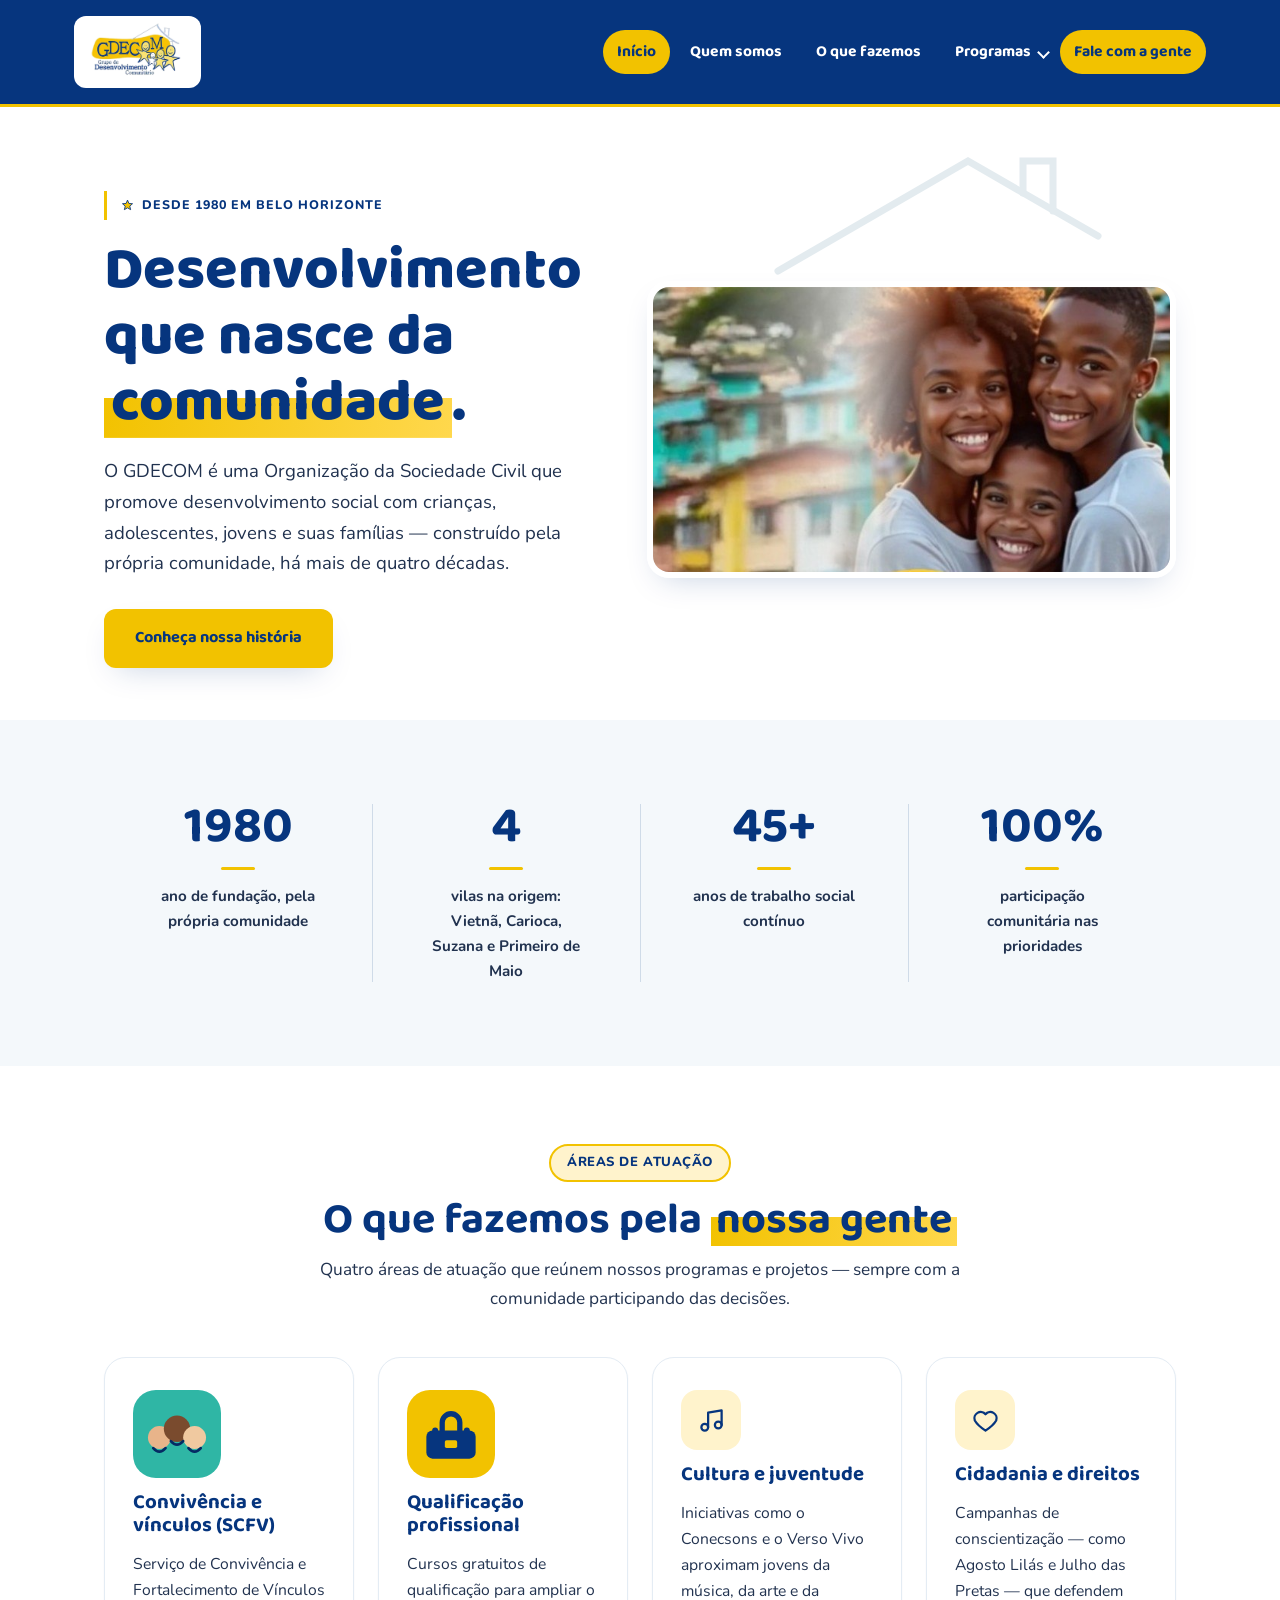
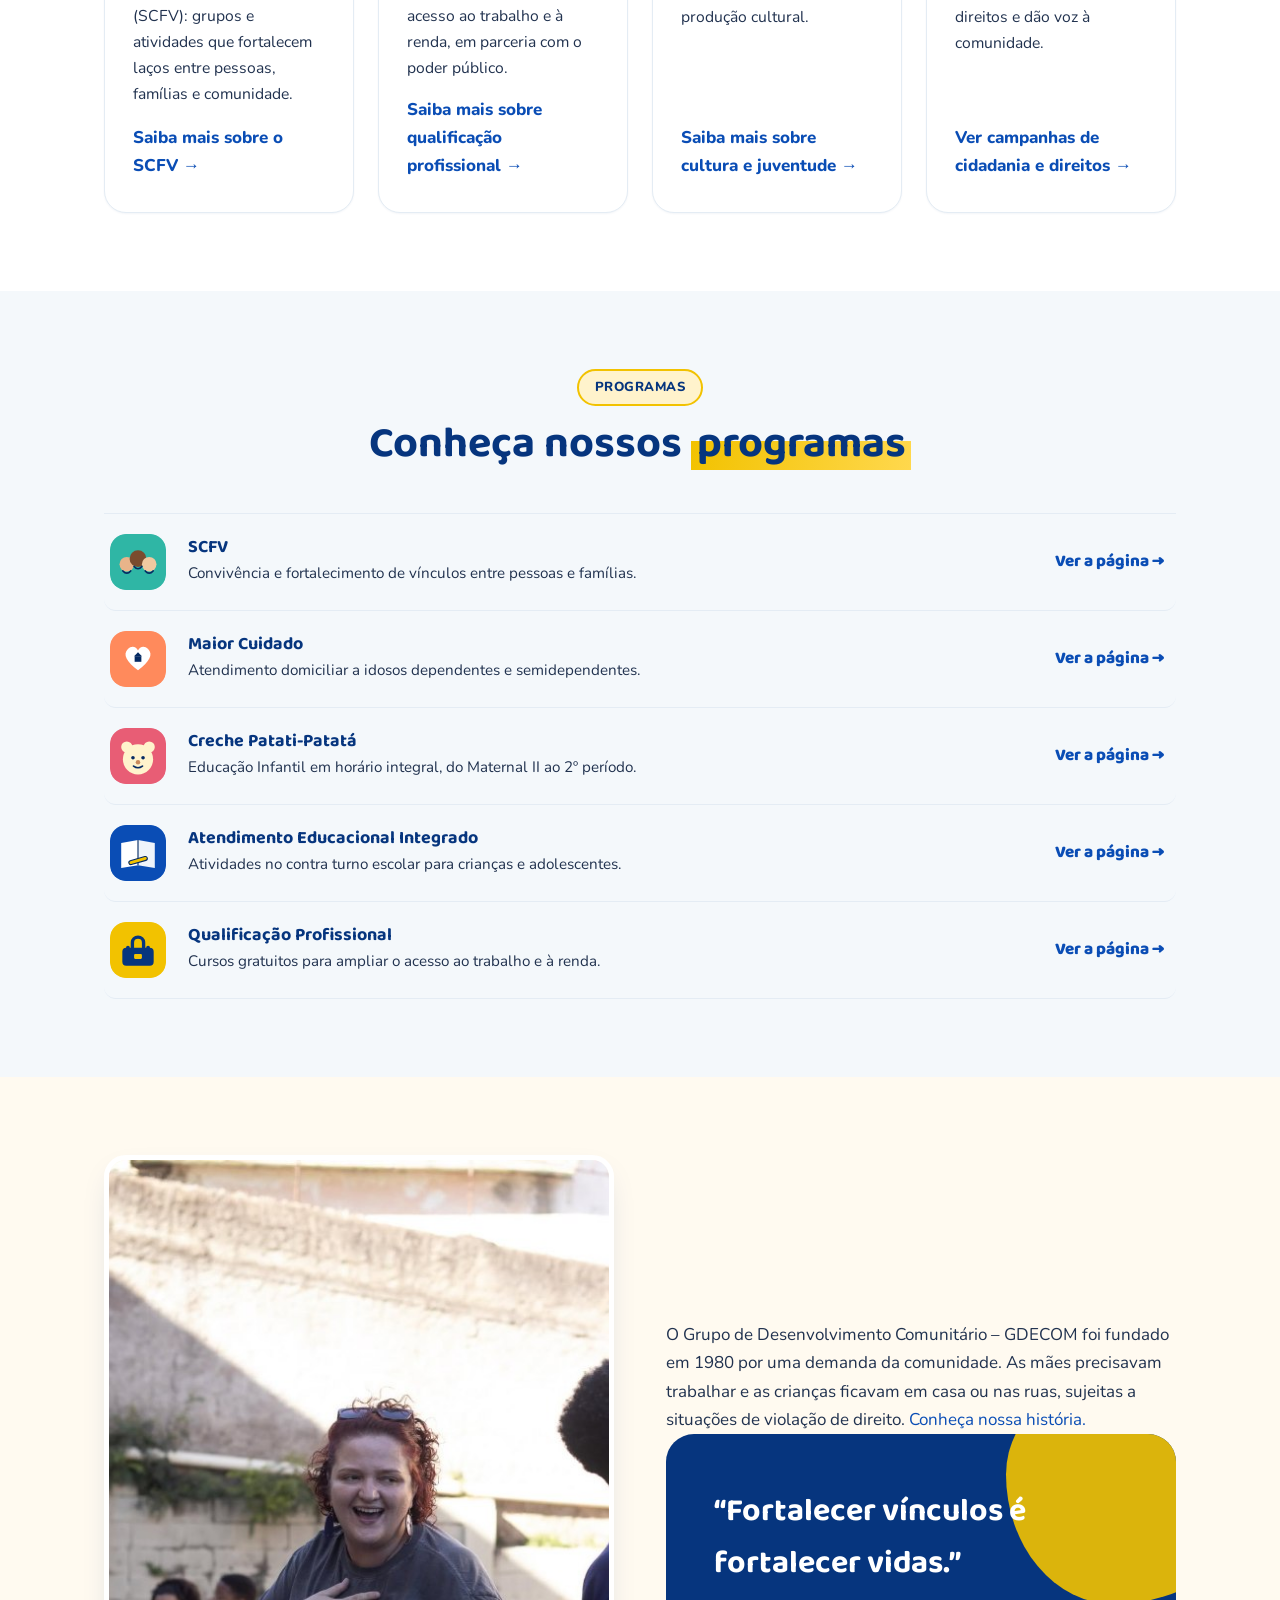
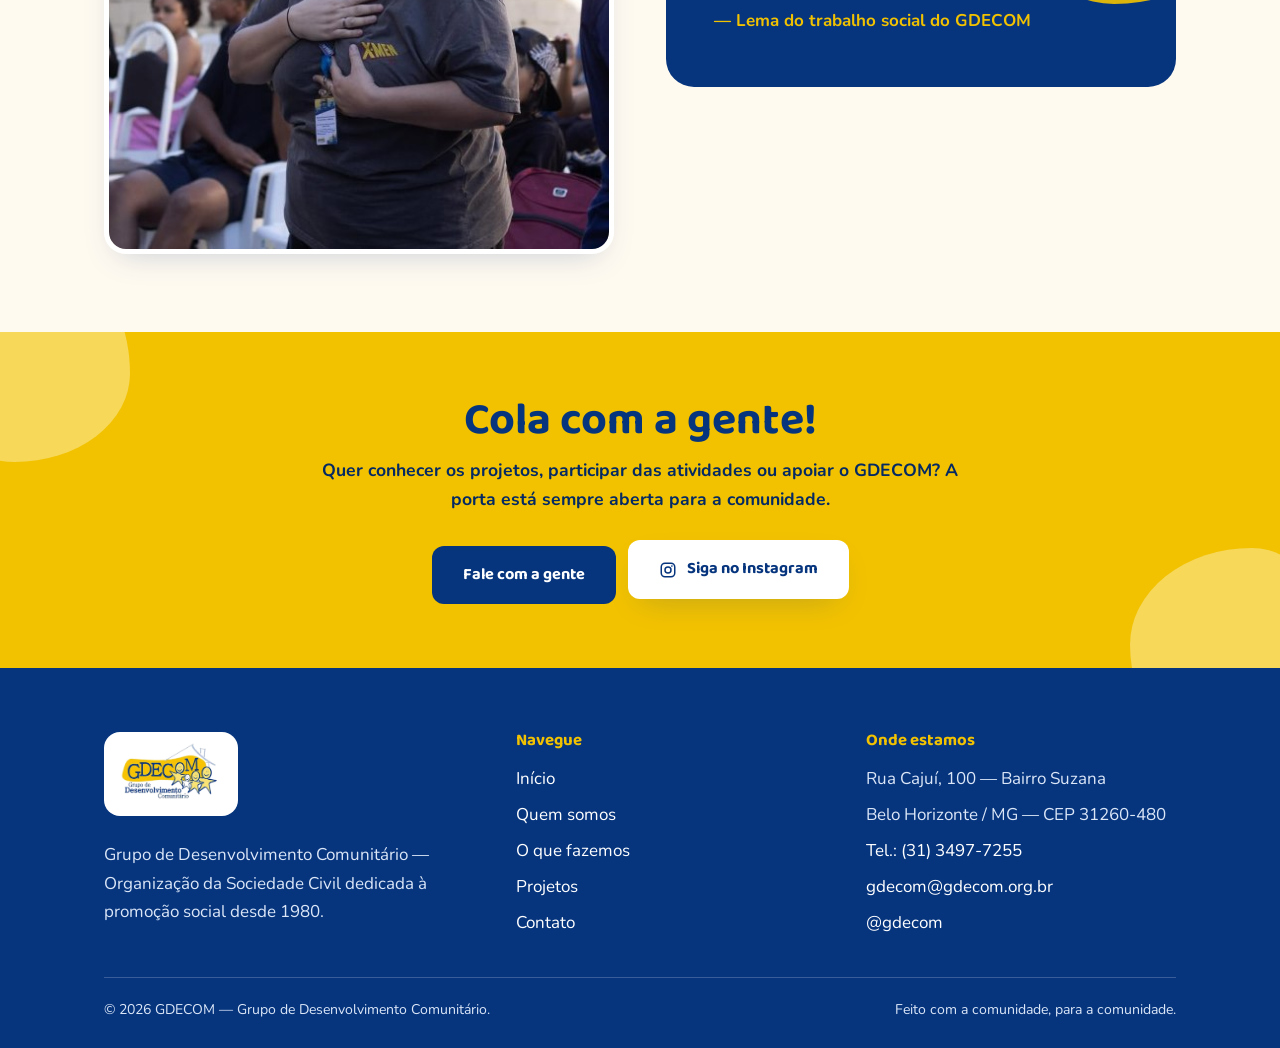
<file: index.html>
<!DOCTYPE html>
<html lang="pt-BR">
<head>
  <meta charset="UTF-8">
  <meta name="viewport" content="width=device-width, initial-scale=1.0">
  <title>GDECOM — Grupo de Desenvolvimento Comunitário | Belo Horizonte</title>
  <meta name="description" content="Desde 1980, o GDECOM promove desenvolvimento social com crianças, adolescentes, jovens e famílias em Belo Horizonte. Conheça nossa história, programas e projetos.">
  <link rel="canonical" href="https://www.gdecom.org.br/">
  <meta name="theme-color" content="#06357e">
  <meta name="robots" content="index, follow">

  <!-- Open Graph / Facebook / Instagram -->
  <meta property="og:type" content="website">
  <meta property="og:locale" content="pt_BR">
  <meta property="og:url" content="https://www.gdecom.org.br/">
  <meta property="og:site_name" content="GDECOM">
  <meta property="og:title" content="GDECOM — Grupo de Desenvolvimento Comunitário | Belo Horizonte">
  <meta property="og:description" content="Desde 1980, o GDECOM promove desenvolvimento social com crianças, adolescentes, jovens e famílias em Belo Horizonte. Conheça nossa história, programas e projetos.">
  <meta property="og:image" content="https://www.gdecom.org.br/assets/img/gdecom-03.jpg">

  <!-- Twitter Card -->
  <meta name="twitter:card" content="summary_large_image">
  <meta name="twitter:title" content="GDECOM — Grupo de Desenvolvimento Comunitário | Belo Horizonte">
  <meta name="twitter:description" content="Desde 1980, o GDECOM promove desenvolvimento social com crianças, adolescentes, jovens e famílias em Belo Horizonte.">
  <meta name="twitter:image" content="https://www.gdecom.org.br/assets/img/gdecom-03.jpg">

  <link rel="icon" type="image/png" href="assets/img/favicon.png" sizes="64x64">
  <link rel="apple-touch-icon" sizes="180x180" href="assets/img/apple-touch-icon.png">
  <link rel="preconnect" href="https://fonts.googleapis.com">
  <link rel="preconnect" href="https://fonts.gstatic.com" crossorigin>
  <link href="https://fonts.googleapis.com/css2?family=Baloo+2:wght@600;700;800&family=Nunito:wght@400;600;700;800&display=swap" rel="stylesheet">
  <link rel="stylesheet" href="css/estilo.css">

  <!-- Dados estruturados: ajuda o Google a exibir o GDECOM como organização (endereço, telefone, redes sociais) -->
  <script type="application/ld+json">
  {
    "@context": "https://schema.org",
    "@type": "NGO",
    "name": "GDECOM — Grupo de Desenvolvimento Comunitário",
    "url": "https://www.gdecom.org.br/",
    "logo": "https://www.gdecom.org.br/assets/img/logo.png",
    "foundingDate": "1980",
    "email": "gdecom@gdecom.org.br",
    "telephone": "+55-31-3497-7255",
    "sameAs": ["https://www.instagram.com/gdecom/"],
    "address": {
      "@type": "PostalAddress",
      "streetAddress": "Rua Cajuí, 100 — Bairro Suzana",
      "addressLocality": "Belo Horizonte",
      "addressRegion": "MG",
      "postalCode": "31260-480",
      "addressCountry": "BR"
    }
  }
  </script>
</head>
<body class="pagina-inicial">

  <a class="pular-conteudo" href="#conteudo">Pular para o conteúdo</a>

  <header class="topo">
    <div class="topo-inner">
      <a class="topo-logo" href="index.html" aria-label="GDECOM — página inicial">
        <img src="assets/img/logo.png" alt="GDECOM — Grupo de Desenvolvimento Comunitário" width="160" height="48">
      </a>

      <button class="hamburguer" aria-label="Abrir menu" aria-expanded="false" aria-controls="menu-principal">&#9776;</button>

      <nav class="menu" id="menu-principal" aria-label="Menu principal">
        <a href="index.html" class="ativo" aria-current="page">Início</a>
        <a href="quem-somos.html">Quem somos</a>
        <a href="o-que-fazemos.html">O que fazemos</a>
        <div class="menu-dropdown">
          <div class="menu-dropdown-linha">
            <a href="projetos.html">Programas</a>
            <span class="seta" aria-hidden="true"></span>
            <button class="submenu-toggle" type="button" aria-expanded="false" aria-label="Mostrar lista de programas">
              <span class="seta" aria-hidden="true"></span>
            </button>
          </div>
          <div class="submenu">
            <a href="qualificacao-profissional.html"><svg class="icone-programa" viewBox="0 0 100 100" aria-hidden="true" focusable="false"><rect width="100" height="100" rx="26" fill="var(--amarelo)"/><circle cx="32" cy="46" r="3.4" fill="var(--azul)"/><circle cx="68" cy="46" r="3.4" fill="var(--azul)"/><path d="M40 46v-9a10 10 0 0 1 20 0v9" fill="none" stroke="var(--azul)" stroke-width="6" stroke-linecap="round"/><rect x="22" y="46" width="56" height="32" rx="7" fill="var(--azul)"/><rect x="43" y="57" width="14" height="9" rx="2" fill="var(--amarelo)"/></svg>Qualificação Profissional</a>
            <a href="scfv.html"><svg class="icone-programa" viewBox="0 0 100 100" aria-hidden="true" focusable="false"><rect width="100" height="100" rx="26" fill="var(--programa-scfv)"/><circle cx="30" cy="54" r="13" fill="#e8b48a"/><circle cx="50" cy="44" r="15" fill="#7a4b2e"/><circle cx="70" cy="54" r="13" fill="#f0c9a0"/><path d="M23 66q7 8 14 0M43 58q7 8 14 0M63 66q7 8 14 0" fill="none" stroke="var(--azul-profundo)" stroke-width="3" stroke-linecap="round"/></svg>SCFV — Serviço de Convivência e Fortalecimento de Vínculos</a>
            <a href="maior-cuidado.html"><svg class="icone-programa" viewBox="0 0 100 100" aria-hidden="true" focusable="false"><rect width="100" height="100" rx="26" fill="var(--programa-maior-cuidado)"/><path d="M50 70C30 55 22 42 32 32c7-7 15-4 18 3 3-7 11-10 18-3 10 10 2 23-18 38z" fill="var(--branco)"/><polygon points="50,38 57,45 43,45" fill="var(--azul-profundo)"/><rect x="44" y="45" width="12" height="10" fill="var(--azul-profundo)"/></svg>Maior Cuidado</a>
            <a href="creche-patati-patata.html"><svg class="icone-programa" viewBox="0 0 100 100" aria-hidden="true" focusable="false"><rect width="100" height="100" rx="26" fill="var(--programa-creche)"/><circle cx="30" cy="34" r="10" fill="var(--amarelo-suave)"/><circle cx="70" cy="34" r="10" fill="var(--amarelo-suave)"/><circle cx="50" cy="56" r="27" fill="var(--amarelo-suave)"/><circle cx="41" cy="53" r="3.2" fill="var(--azul-profundo)"/><circle cx="59" cy="53" r="3.2" fill="var(--azul-profundo)"/><circle cx="50" cy="61" r="4" fill="#c98a5b"/><path d="M42 68q8 6 16 0" fill="none" stroke="var(--azul-profundo)" stroke-width="3" stroke-linecap="round"/></svg>Creche Patati-Patatá</a>
            <a href="atendimento-educacional-integrado.html"><svg class="icone-programa" viewBox="0 0 100 100" aria-hidden="true" focusable="false"><rect width="100" height="100" rx="26" fill="var(--azul-vivo)"/><path d="M20 32L50 27V72L20 77Z" fill="var(--branco)"/><path d="M80 32L50 27V72L80 77Z" fill="#eef4fb"/><line x1="50" y1="27" x2="50" y2="72" stroke="var(--azul-profundo)" stroke-width="2"/><rect x="33" y="60" width="34" height="7" rx="3.5" fill="var(--amarelo)" stroke="var(--azul-profundo)" stroke-width="2" transform="rotate(-16 50 63)"/></svg>Atendimento Educacional Integrado</a>
          </div>
        </div>
        <a href="contato.html" class="menu-cta">Fale com a gente</a>
      </nav>
    </div>
  </header>

  <main id="conteudo">
    <!-- HERO -->
    <section class="hero">
      <svg class="telhado-riscado" viewBox="0 0 340 150" fill="none" aria-hidden="true" focusable="false">
        <path d="M10 130 L200 20 L330 95" stroke="#a9c2cf" stroke-width="7" stroke-linecap="round"/>
        <path d="M255 52 L255 20 L285 20 L285 70" stroke="#a9c2cf" stroke-width="7" stroke-linecap="round"/>
      </svg>
      <div class="container hero-grid">
        <div class="surgir hero-texto">
          <span class="pill pill--discreto">
            <svg viewBox="0 0 24 24" fill="#f2c200" stroke="#06357e" stroke-width="1.6" aria-hidden="true" focusable="false"><path d="M12 2l2.6 6.2 6.7.5-5.1 4.4 1.6 6.6L12 16.3 6.2 19.7l1.6-6.6-5.1-4.4 6.7-.5z"/></svg>
            Desde 1980 em Belo Horizonte
          </span>
          <h1>Desenvolvimento que nasce da <span class="mancha">comunidade</span>.</h1>
          <p class="grande">
            O GDECOM é uma Organização da Sociedade Civil que promove desenvolvimento
            social com crianças, adolescentes, jovens e suas famílias — construído
            pela própria comunidade, há mais de quatro décadas.
          </p>
          <div class="hero-acoes">
            <a class="btn btn-amarelo" href="quem-somos.html">Conheça nossa história</a>
          </div>
        </div>
        <div class="hero-foto hero-foto-banner surgir">
          <img src="assets/img/oqf-jovens-educacao.jpg" alt="Três jovens sorrindo e se abraçando, com o colorido das casas da comunidade ao fundo" width="774" height="375" fetchpriority="high">
        </div>
      </div>
    </section>

    <!-- NÚMEROS -->
    <section class="secao secao-gelo" aria-label="GDECOM em números">
      <div class="container">
        <div class="numeros surgir">
          <div class="numero-card"><strong>1980</strong><span>ano de fundação, pela própria comunidade</span></div>
          <div class="numero-card"><strong>4</strong><span>vilas na origem: Vietnã, Carioca, Suzana e Primeiro de Maio</span></div>
          <div class="numero-card"><strong>45+</strong><span>anos de trabalho social contínuo</span></div>
          <div class="numero-card"><strong>100%</strong><span>participação comunitária nas prioridades</span></div>
        </div>
      </div>
    </section>

    <!-- O QUE FAZEMOS (resumo) -->
    <section class="secao">
      <div class="container">
        <div class="secao-cabeca centro surgir">
          <span class="pill">Áreas de atuação</span>
          <h2>O que fazemos pela <span class="mancha">nossa gente</span></h2>
          <p>Quatro áreas de atuação que reúnem nossos programas e projetos —
             sempre com a comunidade participando das decisões.</p>
        </div>
        <div class="cards">
          <article class="card surgir">
            <div class="icone icone-ilustrado" aria-hidden="true"><svg viewBox="0 0 100 100" focusable="false"><rect width="100" height="100" rx="26" fill="var(--programa-scfv)"/><circle cx="30" cy="54" r="13" fill="#e8b48a"/><circle cx="50" cy="44" r="15" fill="#7a4b2e"/><circle cx="70" cy="54" r="13" fill="#f0c9a0"/><path d="M23 66q7 8 14 0M43 58q7 8 14 0M63 66q7 8 14 0" fill="none" stroke="var(--azul-profundo)" stroke-width="3" stroke-linecap="round"/></svg></div>
            <h3>Convivência e vínculos (SCFV)</h3>
            <p>Serviço de Convivência e Fortalecimento de Vínculos (SCFV): grupos e
               atividades que fortalecem laços entre pessoas, famílias e comunidade.</p>
            <a class="link-seta" href="scfv.html">Saiba mais sobre o SCFV &rarr;</a>
          </article>
          <article class="card surgir">
            <div class="icone icone-ilustrado" aria-hidden="true"><svg viewBox="0 0 100 100" focusable="false"><rect width="100" height="100" rx="26" fill="var(--amarelo)"/><circle cx="32" cy="46" r="3.4" fill="var(--azul)"/><circle cx="68" cy="46" r="3.4" fill="var(--azul)"/><path d="M40 46v-9a10 10 0 0 1 20 0v9" fill="none" stroke="var(--azul)" stroke-width="6" stroke-linecap="round"/><rect x="22" y="46" width="56" height="32" rx="7" fill="var(--azul)"/><rect x="43" y="57" width="14" height="9" rx="2" fill="var(--amarelo)"/></svg></div>
            <h3>Qualificação profissional</h3>
            <p>Cursos gratuitos de qualificação para ampliar o acesso ao trabalho e à
               renda, em parceria com o poder público.</p>
            <a class="link-seta" href="qualificacao-profissional.html">Saiba mais sobre qualificação profissional &rarr;</a>
          </article>
          <article class="card surgir">
            <div class="icone"><svg viewBox="0 0 24 24" fill="none" stroke="currentColor" stroke-width="2" stroke-linecap="round" stroke-linejoin="round" aria-hidden="true" focusable="false"><path d="M9 18V5l12-2v13"/><circle cx="6" cy="18" r="3"/><circle cx="18" cy="16" r="3"/></svg></div>
            <h3>Cultura e juventude</h3>
            <p>Iniciativas como o Conecsons e o Verso Vivo aproximam jovens da música,
               da arte e da produção cultural.</p>
            <a class="link-seta" href="o-que-fazemos.html">Saiba mais sobre cultura e juventude &rarr;</a>
          </article>
          <article class="card surgir">
            <div class="icone"><svg viewBox="0 0 24 24" fill="none" stroke="currentColor" stroke-width="2" stroke-linecap="round" stroke-linejoin="round" aria-hidden="true" focusable="false"><path d="M12 21s-7-4.6-9.5-9A5.6 5.6 0 0 1 12 6.4 5.6 5.6 0 0 1 21.5 12C19 16.4 12 21 12 21z"/></svg></div>
            <h3>Cidadania e direitos</h3>
            <p>Campanhas de conscientização — como Agosto Lilás e Julho das Pretas —
               que defendem direitos e dão voz à comunidade.</p>
            <a class="link-seta" href="projetos.html">Ver campanhas de cidadania e direitos &rarr;</a>
          </article>
        </div>
      </div>
    </section>

    <!-- CONHEÇA NOSSOS PROGRAMAS -->
    <section class="secao secao-gelo">
      <div class="container">
        <div class="secao-cabeca centro surgir">
          <span class="pill">Programas</span>
          <h2>Conheça nossos <span class="mancha">programas</span></h2>
        </div>
        <div class="programas-lista surgir">
          <div class="programa-linha">
            <div class="programa-linha-icone" aria-hidden="true"><svg viewBox="0 0 100 100" focusable="false"><rect width="100" height="100" rx="26" fill="var(--programa-scfv)"/><circle cx="30" cy="54" r="13" fill="#e8b48a"/><circle cx="50" cy="44" r="15" fill="#7a4b2e"/><circle cx="70" cy="54" r="13" fill="#f0c9a0"/><path d="M23 66q7 8 14 0M43 58q7 8 14 0M63 66q7 8 14 0" fill="none" stroke="var(--azul-profundo)" stroke-width="3" stroke-linecap="round"/></svg></div>
            <div class="programa-linha-texto">
              <h3>SCFV</h3>
              <p>Convivência e fortalecimento de vínculos entre pessoas e famílias.</p>
            </div>
            <a class="programa-linha-link" href="scfv.html">Ver a página &rarr;</a>
          </div>
          <div class="programa-linha">
            <div class="programa-linha-icone" aria-hidden="true"><svg viewBox="0 0 100 100" focusable="false"><rect width="100" height="100" rx="26" fill="var(--programa-maior-cuidado)"/><path d="M50 70C30 55 22 42 32 32c7-7 15-4 18 3 3-7 11-10 18-3 10 10 2 23-18 38z" fill="var(--branco)"/><polygon points="50,38 57,45 43,45" fill="var(--azul-profundo)"/><rect x="44" y="45" width="12" height="10" fill="var(--azul-profundo)"/></svg></div>
            <div class="programa-linha-texto">
              <h3>Maior Cuidado</h3>
              <p>Atendimento domiciliar a idosos dependentes e semidependentes.</p>
            </div>
            <a class="programa-linha-link" href="maior-cuidado.html">Ver a página &rarr;</a>
          </div>
          <div class="programa-linha">
            <div class="programa-linha-icone" aria-hidden="true"><svg viewBox="0 0 100 100" focusable="false"><rect width="100" height="100" rx="26" fill="var(--programa-creche)"/><circle cx="30" cy="34" r="10" fill="var(--amarelo-suave)"/><circle cx="70" cy="34" r="10" fill="var(--amarelo-suave)"/><circle cx="50" cy="56" r="27" fill="var(--amarelo-suave)"/><circle cx="41" cy="53" r="3.2" fill="var(--azul-profundo)"/><circle cx="59" cy="53" r="3.2" fill="var(--azul-profundo)"/><circle cx="50" cy="61" r="4" fill="#c98a5b"/><path d="M42 68q8 6 16 0" fill="none" stroke="var(--azul-profundo)" stroke-width="3" stroke-linecap="round"/></svg></div>
            <div class="programa-linha-texto">
              <h3>Creche Patati-Patatá</h3>
              <p>Educação Infantil em horário integral, do Maternal II ao 2º período.</p>
            </div>
            <a class="programa-linha-link" href="creche-patati-patata.html">Ver a página &rarr;</a>
          </div>
          <div class="programa-linha">
            <div class="programa-linha-icone" aria-hidden="true"><svg viewBox="0 0 100 100" focusable="false"><rect width="100" height="100" rx="26" fill="var(--azul-vivo)"/><path d="M20 32L50 27V72L20 77Z" fill="var(--branco)"/><path d="M80 32L50 27V72L80 77Z" fill="#eef4fb"/><line x1="50" y1="27" x2="50" y2="72" stroke="var(--azul-profundo)" stroke-width="2"/><rect x="33" y="60" width="34" height="7" rx="3.5" fill="var(--amarelo)" stroke="var(--azul-profundo)" stroke-width="2" transform="rotate(-16 50 63)"/></svg></div>
            <div class="programa-linha-texto">
              <h3>Atendimento Educacional Integrado</h3>
              <p>Atividades no contra turno escolar para crianças e adolescentes.</p>
            </div>
            <a class="programa-linha-link" href="atendimento-educacional-integrado.html">Ver a página &rarr;</a>
          </div>
          <div class="programa-linha">
            <div class="programa-linha-icone" aria-hidden="true"><svg viewBox="0 0 100 100" focusable="false"><rect width="100" height="100" rx="26" fill="var(--amarelo)"/><circle cx="32" cy="46" r="3.4" fill="var(--azul)"/><circle cx="68" cy="46" r="3.4" fill="var(--azul)"/><path d="M40 46v-9a10 10 0 0 1 20 0v9" fill="none" stroke="var(--azul)" stroke-width="6" stroke-linecap="round"/><rect x="22" y="46" width="56" height="32" rx="7" fill="var(--azul)"/><rect x="43" y="57" width="14" height="9" rx="2" fill="var(--amarelo)"/></svg></div>
            <div class="programa-linha-texto">
              <h3>Qualificação Profissional</h3>
              <p>Cursos gratuitos para ampliar o acesso ao trabalho e à renda.</p>
            </div>
            <a class="programa-linha-link" href="qualificacao-profissional.html">Ver a página &rarr;</a>
          </div>
        </div>
      </div>
    </section>

    <!-- IMPACTO HUMANO: foto real + citação -->
    <section class="secao secao-creme">
      <div class="container duo">
        <div class="duo-foto surgir">
          <img src="assets/img/scfv-coordenadora-soraya.jpg" alt="Coordenadora de um dos grupos do SCFV sorrindo ao lado de jovens participantes, em atividade ao ar livre do GDECOM" width="580" height="699" loading="lazy" decoding="async">
        </div>
        <div class="duo-texto surgir">
          <p>
            O Grupo de Desenvolvimento Comunitário – GDECOM foi fundado em 1980
            por uma demanda da comunidade. As mães precisavam trabalhar e as
            crianças ficavam em casa ou nas ruas, sujeitas a situações de
            violação de direito. <a href="quem-somos.html">Conheça nossa história.</a>
          </p>
          <div class="citacao">
            <blockquote>&ldquo;Fortalecer vínculos é fortalecer vidas.&rdquo;</blockquote>
            <cite>— Lema do trabalho social do GDECOM</cite>
          </div>
        </div>
      </div>
    </section>

    <!-- FAIXA CTA -->
    <section class="faixa">
      <div class="container faixa-inner surgir">
        <h2>Cola com a gente!</h2>
        <p>Quer conhecer os projetos, participar das atividades ou apoiar o GDECOM?
           A porta está sempre aberta para a comunidade.</p>
        <a class="btn btn-azul" href="contato.html">Fale com a gente</a>
        &nbsp;
        <a class="btn btn-branco" href="https://www.instagram.com/gdecom/" target="_blank" rel="noopener noreferrer">
          <svg viewBox="0 0 24 24" fill="none" stroke="currentColor" stroke-width="2" stroke-linecap="round" stroke-linejoin="round" aria-hidden="true" focusable="false"><rect x="3" y="3" width="18" height="18" rx="5"/><circle cx="12" cy="12" r="4"/><circle cx="17.2" cy="6.8" r="1.1" fill="currentColor" stroke="none"/></svg>
          Siga no Instagram <span class="sr-only">(abre em nova aba)</span>
        </a>
      </div>
    </section>
  </main>

  <footer class="rodape">
    <div class="container">
      <div class="rodape-grid">
        <div>
          <span class="rodape-logo"><img src="assets/img/logo.png" alt="GDECOM" width="120" height="36" loading="lazy"></span>
          <p>Grupo de Desenvolvimento Comunitário — Organização da Sociedade Civil
             dedicada à promoção social desde 1980.</p>
        </div>
        <nav aria-label="Links do rodapé">
          <h3>Navegue</h3>
          <ul>
            <li><a href="index.html">Início</a></li>
            <li><a href="quem-somos.html">Quem somos</a></li>
            <li><a href="o-que-fazemos.html">O que fazemos</a></li>
            <li><a href="projetos.html">Projetos</a></li>
            <li><a href="contato.html">Contato</a></li>
          </ul>
        </nav>
        <div>
          <h3>Onde estamos</h3>
          <address style="font-style: normal;">
            <ul>
              <li>Rua Cajuí, 100 — Bairro Suzana</li>
              <li>Belo Horizonte / MG — CEP 31260-480</li>
              <li><a href="tel:+553134977255">Tel.: (31) 3497-7255</a></li>
              <li><a href="mailto:gdecom@gdecom.org.br">gdecom@gdecom.org.br</a></li>
              <li><a href="https://www.instagram.com/gdecom/" target="_blank" rel="noopener noreferrer">@gdecom <span class="sr-only">(abre em nova aba)</span></a></li>
            </ul>
          </address>
        </div>
      </div>
      <div class="rodape-base">
        <span>&copy; <span class="ano-atual"></span> GDECOM — Grupo de Desenvolvimento Comunitário.</span>
        <span>Feito com a comunidade, para a comunidade.</span>
      </div>
    </div>
  </footer>

  <script src="js/site.js"></script>
</body>
</html>
</file>
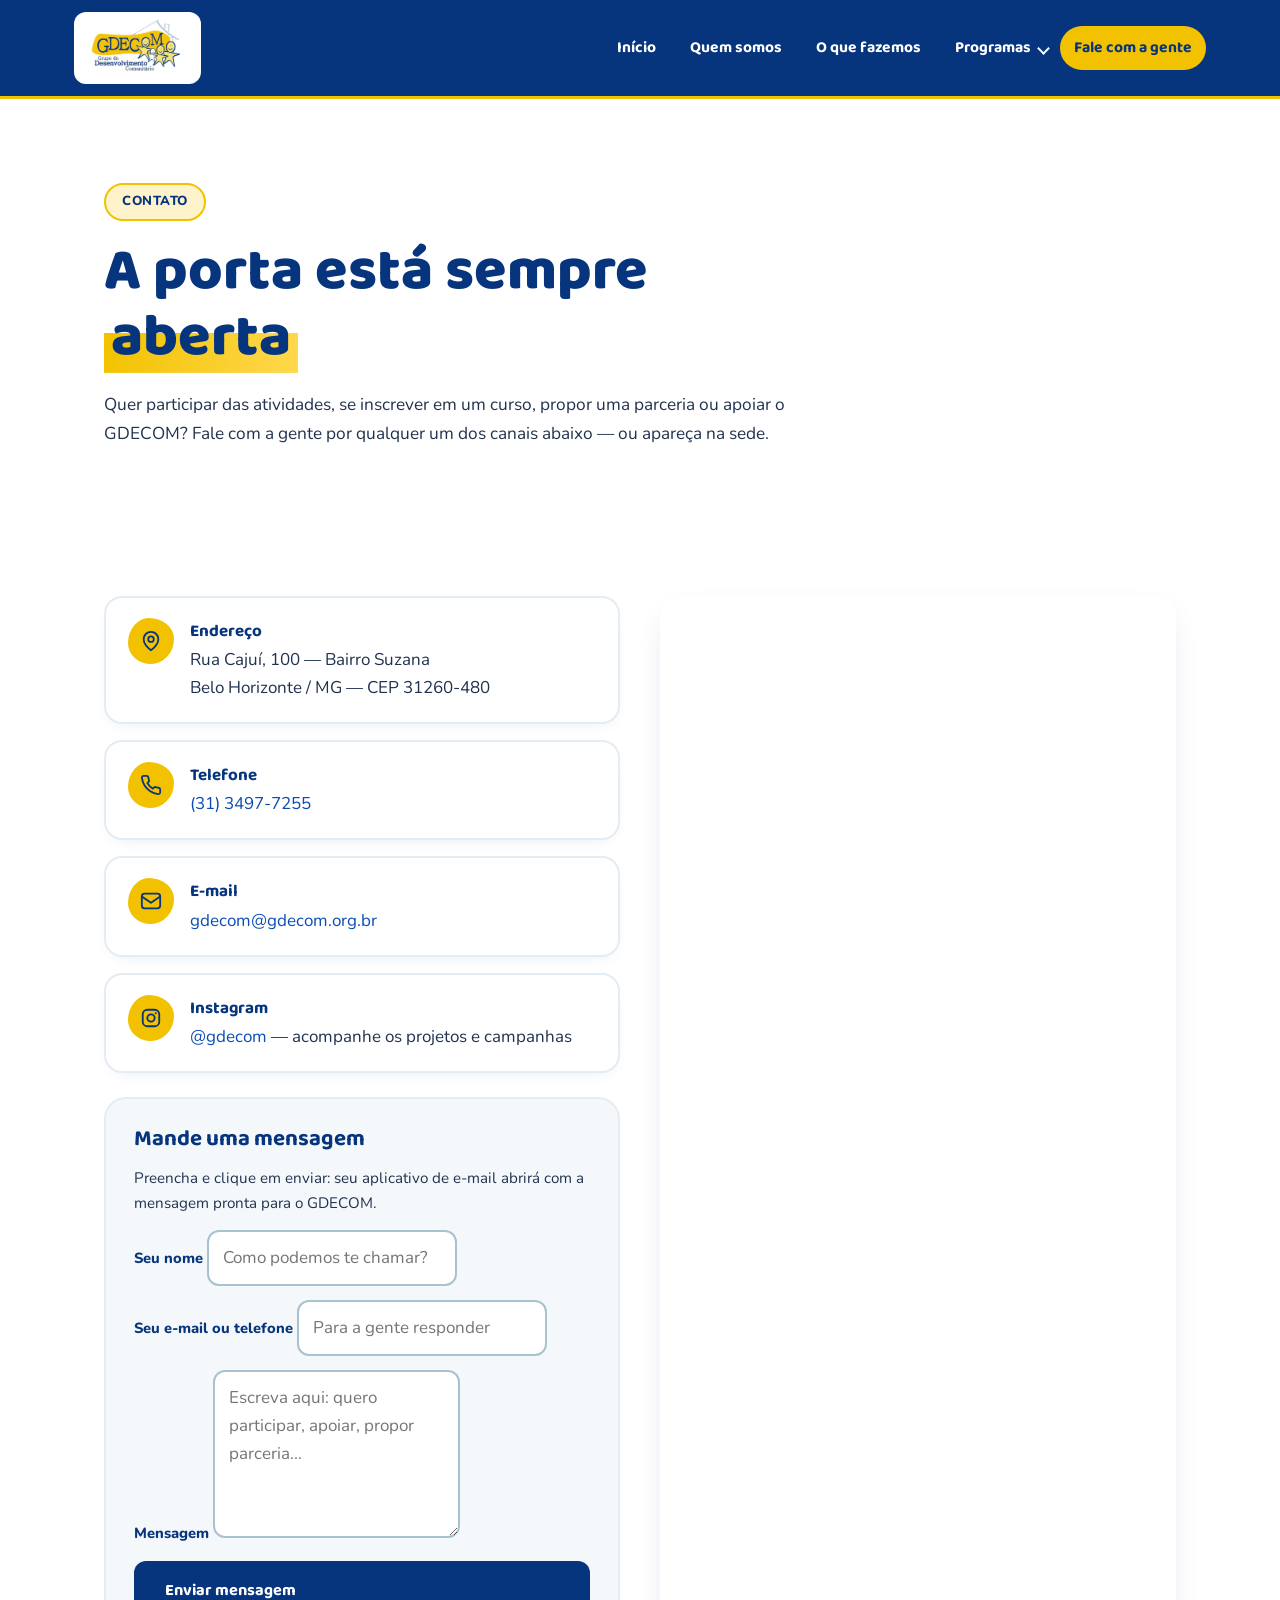
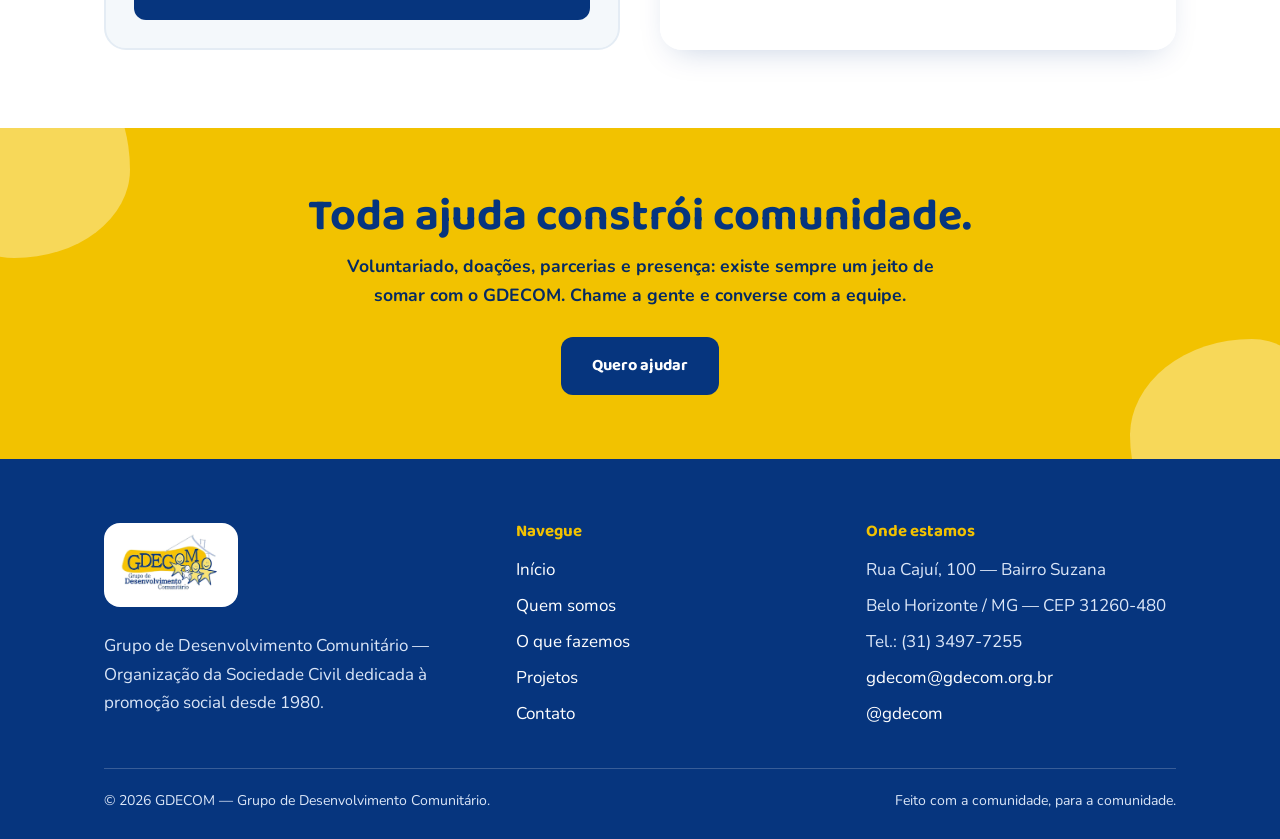
<file: contato.html>
<!DOCTYPE html>
<html lang="pt-BR">
<head>
  <meta charset="UTF-8">
  <meta name="viewport" content="width=device-width, initial-scale=1.0">
  <title>Contato · GDECOM — Grupo de Desenvolvimento Comunitário</title>
  <meta name="description" content="Fale com o GDECOM: Rua Cajuí, 100 — Bairro Suzana, Belo Horizonte/MG. Telefone (31) 3497-7255 e e-mail gdecom@gdecom.org.br.">
  <link rel="canonical" href="https://www.gdecom.org.br/contato.html">
  <meta name="theme-color" content="#06357e">
  <meta name="robots" content="index, follow">

  <!-- Open Graph / Facebook / Instagram -->
  <meta property="og:type" content="website">
  <meta property="og:locale" content="pt_BR">
  <meta property="og:url" content="https://www.gdecom.org.br/contato.html">
  <meta property="og:site_name" content="GDECOM">
  <meta property="og:title" content="Contato · GDECOM — Grupo de Desenvolvimento Comunitário">
  <meta property="og:description" content="Fale com o GDECOM: Rua Cajuí, 100 — Bairro Suzana, Belo Horizonte/MG. Telefone (31) 3497-7255 e e-mail gdecom@gdecom.org.br.">
  <meta property="og:image" content="https://www.gdecom.org.br/assets/img/gdecom-03.jpg">

  <!-- Twitter Card -->
  <meta name="twitter:card" content="summary_large_image">
  <meta name="twitter:title" content="Contato · GDECOM — Grupo de Desenvolvimento Comunitário">
  <meta name="twitter:description" content="Fale com o GDECOM: Rua Cajuí, 100 — Bairro Suzana, Belo Horizonte/MG. Telefone (31) 3497-7255 e e-mail gdecom@gdecom.org.br.">
  <meta name="twitter:image" content="https://www.gdecom.org.br/assets/img/gdecom-03.jpg">
  <link rel="icon" type="image/png" href="assets/img/favicon.png" sizes="64x64">
  <link rel="apple-touch-icon" sizes="180x180" href="assets/img/apple-touch-icon.png">
  <link rel="preconnect" href="https://fonts.googleapis.com">
  <link rel="preconnect" href="https://fonts.gstatic.com" crossorigin>
  <link href="https://fonts.googleapis.com/css2?family=Baloo+2:wght@600;700;800&family=Nunito:wght@400;600;700;800&display=swap" rel="stylesheet">
  <link rel="stylesheet" href="css/estilo.css">
</head>
<body>

  <a class="pular-conteudo" href="#conteudo">Pular para o conteúdo</a>

  <header class="topo">
    <div class="topo-inner">
      <a class="topo-logo" href="index.html" aria-label="GDECOM — página inicial">
        <img src="assets/img/logo.png" alt="GDECOM — Grupo de Desenvolvimento Comunitário">
      </a>
      <button class="hamburguer" aria-label="Abrir menu" aria-expanded="false" aria-controls="menu-principal">&#9776;</button>
      <nav class="menu" id="menu-principal" aria-label="Menu principal">
        <a href="index.html">Início</a>
        <a href="quem-somos.html">Quem somos</a>
        <a href="o-que-fazemos.html">O que fazemos</a>
        <div class="menu-dropdown">
          <div class="menu-dropdown-linha">
            <a href="projetos.html">Programas</a>
            <span class="seta" aria-hidden="true"></span>
            <button class="submenu-toggle" type="button" aria-expanded="false" aria-label="Mostrar lista de programas">
              <span class="seta" aria-hidden="true"></span>
            </button>
          </div>
          <div class="submenu">
            <a href="qualificacao-profissional.html"><svg class="icone-programa" viewBox="0 0 100 100" aria-hidden="true" focusable="false"><rect width="100" height="100" rx="26" fill="var(--amarelo)"/><circle cx="32" cy="46" r="3.4" fill="var(--azul)"/><circle cx="68" cy="46" r="3.4" fill="var(--azul)"/><path d="M40 46v-9a10 10 0 0 1 20 0v9" fill="none" stroke="var(--azul)" stroke-width="6" stroke-linecap="round"/><rect x="22" y="46" width="56" height="32" rx="7" fill="var(--azul)"/><rect x="43" y="57" width="14" height="9" rx="2" fill="var(--amarelo)"/></svg>Qualificação Profissional</a>
            <a href="scfv.html"><svg class="icone-programa" viewBox="0 0 100 100" aria-hidden="true" focusable="false"><rect width="100" height="100" rx="26" fill="var(--programa-scfv)"/><circle cx="30" cy="54" r="13" fill="#e8b48a"/><circle cx="50" cy="44" r="15" fill="#7a4b2e"/><circle cx="70" cy="54" r="13" fill="#f0c9a0"/><path d="M23 66q7 8 14 0M43 58q7 8 14 0M63 66q7 8 14 0" fill="none" stroke="var(--azul-profundo)" stroke-width="3" stroke-linecap="round"/></svg>SCFV — Serviço de Convivência e Fortalecimento de Vínculos</a>
            <a href="maior-cuidado.html"><svg class="icone-programa" viewBox="0 0 100 100" aria-hidden="true" focusable="false"><rect width="100" height="100" rx="26" fill="var(--programa-maior-cuidado)"/><path d="M50 70C30 55 22 42 32 32c7-7 15-4 18 3 3-7 11-10 18-3 10 10 2 23-18 38z" fill="var(--branco)"/><polygon points="50,38 57,45 43,45" fill="var(--azul-profundo)"/><rect x="44" y="45" width="12" height="10" fill="var(--azul-profundo)"/></svg>Maior Cuidado</a>
            <a href="creche-patati-patata.html"><svg class="icone-programa" viewBox="0 0 100 100" aria-hidden="true" focusable="false"><rect width="100" height="100" rx="26" fill="var(--programa-creche)"/><circle cx="30" cy="34" r="10" fill="var(--amarelo-suave)"/><circle cx="70" cy="34" r="10" fill="var(--amarelo-suave)"/><circle cx="50" cy="56" r="27" fill="var(--amarelo-suave)"/><circle cx="41" cy="53" r="3.2" fill="var(--azul-profundo)"/><circle cx="59" cy="53" r="3.2" fill="var(--azul-profundo)"/><circle cx="50" cy="61" r="4" fill="#c98a5b"/><path d="M42 68q8 6 16 0" fill="none" stroke="var(--azul-profundo)" stroke-width="3" stroke-linecap="round"/></svg>Creche Patati-Patatá</a>
            <a href="atendimento-educacional-integrado.html"><svg class="icone-programa" viewBox="0 0 100 100" aria-hidden="true" focusable="false"><rect width="100" height="100" rx="26" fill="var(--azul-vivo)"/><path d="M20 32L50 27V72L20 77Z" fill="var(--branco)"/><path d="M80 32L50 27V72L80 77Z" fill="#eef4fb"/><line x1="50" y1="27" x2="50" y2="72" stroke="var(--azul-profundo)" stroke-width="2"/><rect x="33" y="60" width="34" height="7" rx="3.5" fill="var(--amarelo)" stroke="var(--azul-profundo)" stroke-width="2" transform="rotate(-16 50 63)"/></svg>Atendimento Educacional Integrado</a>
          </div>
        </div>
        <a href="contato.html" class="menu-cta ativo">Fale com a gente</a>
      </nav>
    </div>
  </header>

  <main id="conteudo">
    <section class="hero hero-programa">
      <div class="container">
        <div class="secao-cabeca surgir hero-programa-texto">
          <span class="pill">Contato</span>
          <h1 class="hero-programa-titulo">
            A porta está sempre <span class="mancha">aberta</span>
          </h1>
          <p class="hero-programa-lead">
            Quer participar das atividades, se inscrever em um curso, propor uma
            parceria ou apoiar o GDECOM? Fale com a gente por qualquer um dos canais
            abaixo — ou apareça na sede.
          </p>
        </div>
      </div>
    </section>

    <section class="secao secao-programa">
      <div class="container contato-grid">
        <div>
          <div class="contato-cards surgir">
            <div class="contato-card">
              <div class="icone"><svg viewBox="0 0 24 24" fill="none" stroke="currentColor" stroke-width="2" stroke-linecap="round" stroke-linejoin="round" aria-hidden="true"><path d="M20 10c0 6-8 12-8 12S4 16 4 10a8 8 0 0 1 16 0z"/><circle cx="12" cy="10" r="3"/></svg></div>
              <div>
                <strong>Endereço</strong>
                Rua Cajuí, 100 — Bairro Suzana<br>
                Belo Horizonte / MG — CEP 31260-480
              </div>
            </div>
            <div class="contato-card">
              <div class="icone"><svg viewBox="0 0 24 24" fill="none" stroke="currentColor" stroke-width="2" stroke-linecap="round" stroke-linejoin="round" aria-hidden="true"><path d="M22 16.9v3a2 2 0 0 1-2.2 2 19.8 19.8 0 0 1-8.6-3.1 19.5 19.5 0 0 1-6-6A19.8 19.8 0 0 1 2.1 4.2 2 2 0 0 1 4.1 2h3a2 2 0 0 1 2 1.7c.1 1 .4 2 .7 2.9a2 2 0 0 1-.4 2.1L8.1 10a16 16 0 0 0 6 6l1.3-1.3a2 2 0 0 1 2.1-.4c.9.3 1.9.6 2.9.7a2 2 0 0 1 1.6 2z"/></svg></div>
              <div>
                <strong>Telefone</strong>
                <a href="tel:+553134977255">(31) 3497-7255</a>
              </div>
            </div>
            <div class="contato-card">
              <div class="icone"><svg viewBox="0 0 24 24" fill="none" stroke="currentColor" stroke-width="2" stroke-linecap="round" stroke-linejoin="round" aria-hidden="true"><rect x="2" y="4" width="20" height="16" rx="3"/><path d="m2 7 10 7L22 7"/></svg></div>
              <div>
                <strong>E-mail</strong>
                <a href="mailto:gdecom@gdecom.org.br">gdecom@gdecom.org.br</a>
              </div>
            </div>
            <div class="contato-card">
              <div class="icone"><svg viewBox="0 0 24 24" fill="none" stroke="currentColor" stroke-width="2" stroke-linecap="round" stroke-linejoin="round" aria-hidden="true"><rect x="3" y="3" width="18" height="18" rx="5"/><circle cx="12" cy="12" r="4"/><circle cx="17.2" cy="6.8" r="1.1" fill="currentColor" stroke="none"/></svg></div>
              <div>
                <strong>Instagram</strong>
                <a href="https://www.instagram.com/gdecom/" target="_blank" rel="noopener noreferrer">@gdecom</a> —
                acompanhe os projetos e campanhas
              </div>
            </div>
          </div>

          <form class="form-contato surgir" style="margin-top:24px;">
            <h2 style="font-size:1.4rem;">Mande uma mensagem</h2>
            <p style="font-size:.95rem;">Preencha e clique em enviar: seu aplicativo
               de e-mail abrirá com a mensagem pronta para o GDECOM.</p>
            <div>
              <label for="nome">Seu nome</label>
              <input id="nome" type="text" required autocomplete="name" placeholder="Como podemos te chamar?">
            </div>
            <div>
              <label for="email">Seu e-mail ou telefone</label>
              <input id="email" type="text" required autocomplete="email" placeholder="Para a gente responder">
            </div>
            <div>
              <label for="mensagem">Mensagem</label>
              <textarea id="mensagem" rows="5" required placeholder="Escreva aqui: quero participar, apoiar, propor parceria..."></textarea>
            </div>
            <button class="btn btn-azul" type="submit">Enviar mensagem</button>
          </form>
        </div>

        <div class="mapa surgir">
          <iframe
            title="Mapa — Rua Cajuí, 100, Bairro Suzana, Belo Horizonte"
            src="https://www.google.com/maps?q=Rua%20Caju%C3%AD%2C%20100%20-%20Suzana%2C%20Belo%20Horizonte%20-%20MG&output=embed"
            loading="lazy"
            referrerpolicy="no-referrer-when-downgrade"
            allowfullscreen></iframe>
        </div>
      </div>
    </section>

    <!-- FAIXA CTA -->
    <section class="faixa">
      <div class="container faixa-inner surgir">
        <h2>Toda ajuda constrói comunidade.</h2>
        <p>Voluntariado, doações, parcerias e presença: existe sempre um jeito de
           somar com o GDECOM. Chame a gente e converse com a equipe.</p>
        <a class="btn btn-azul" href="mailto:gdecom@gdecom.org.br">Quero ajudar</a>
      </div>
    </section>
  </main>

  <footer class="rodape">
    <div class="container">
      <div class="rodape-grid">
        <div>
          <span class="rodape-logo"><img src="assets/img/logo.png" alt="GDECOM"></span>
          <p>Grupo de Desenvolvimento Comunitário — Organização da Sociedade Civil
             dedicada à promoção social desde 1980.</p>
        </div>
        <div>
          <h3>Navegue</h3>
          <ul>
            <li><a href="index.html">Início</a></li>
            <li><a href="quem-somos.html">Quem somos</a></li>
            <li><a href="o-que-fazemos.html">O que fazemos</a></li>
            <li><a href="projetos.html">Projetos</a></li>
            <li><a href="contato.html">Contato</a></li>
          </ul>
        </div>
        <div>
          <h3>Onde estamos</h3>
          <ul>
            <li>Rua Cajuí, 100 — Bairro Suzana</li>
            <li>Belo Horizonte / MG — CEP 31260-480</li>
            <li>Tel.: (31) 3497-7255</li>
            <li><a href="mailto:gdecom@gdecom.org.br">gdecom@gdecom.org.br</a></li>
            <li><a href="https://www.instagram.com/gdecom/" target="_blank" rel="noopener noreferrer">@gdecom</a></li>
          </ul>
        </div>
      </div>
      <div class="rodape-base">
        <span>&copy; <span class="ano-atual"></span> GDECOM — Grupo de Desenvolvimento Comunitário.</span>
        <span>Feito com a comunidade, para a comunidade.</span>
      </div>
    </div>
  </footer>

  <script src="js/site.js"></script>
</body>
</html>
</file>
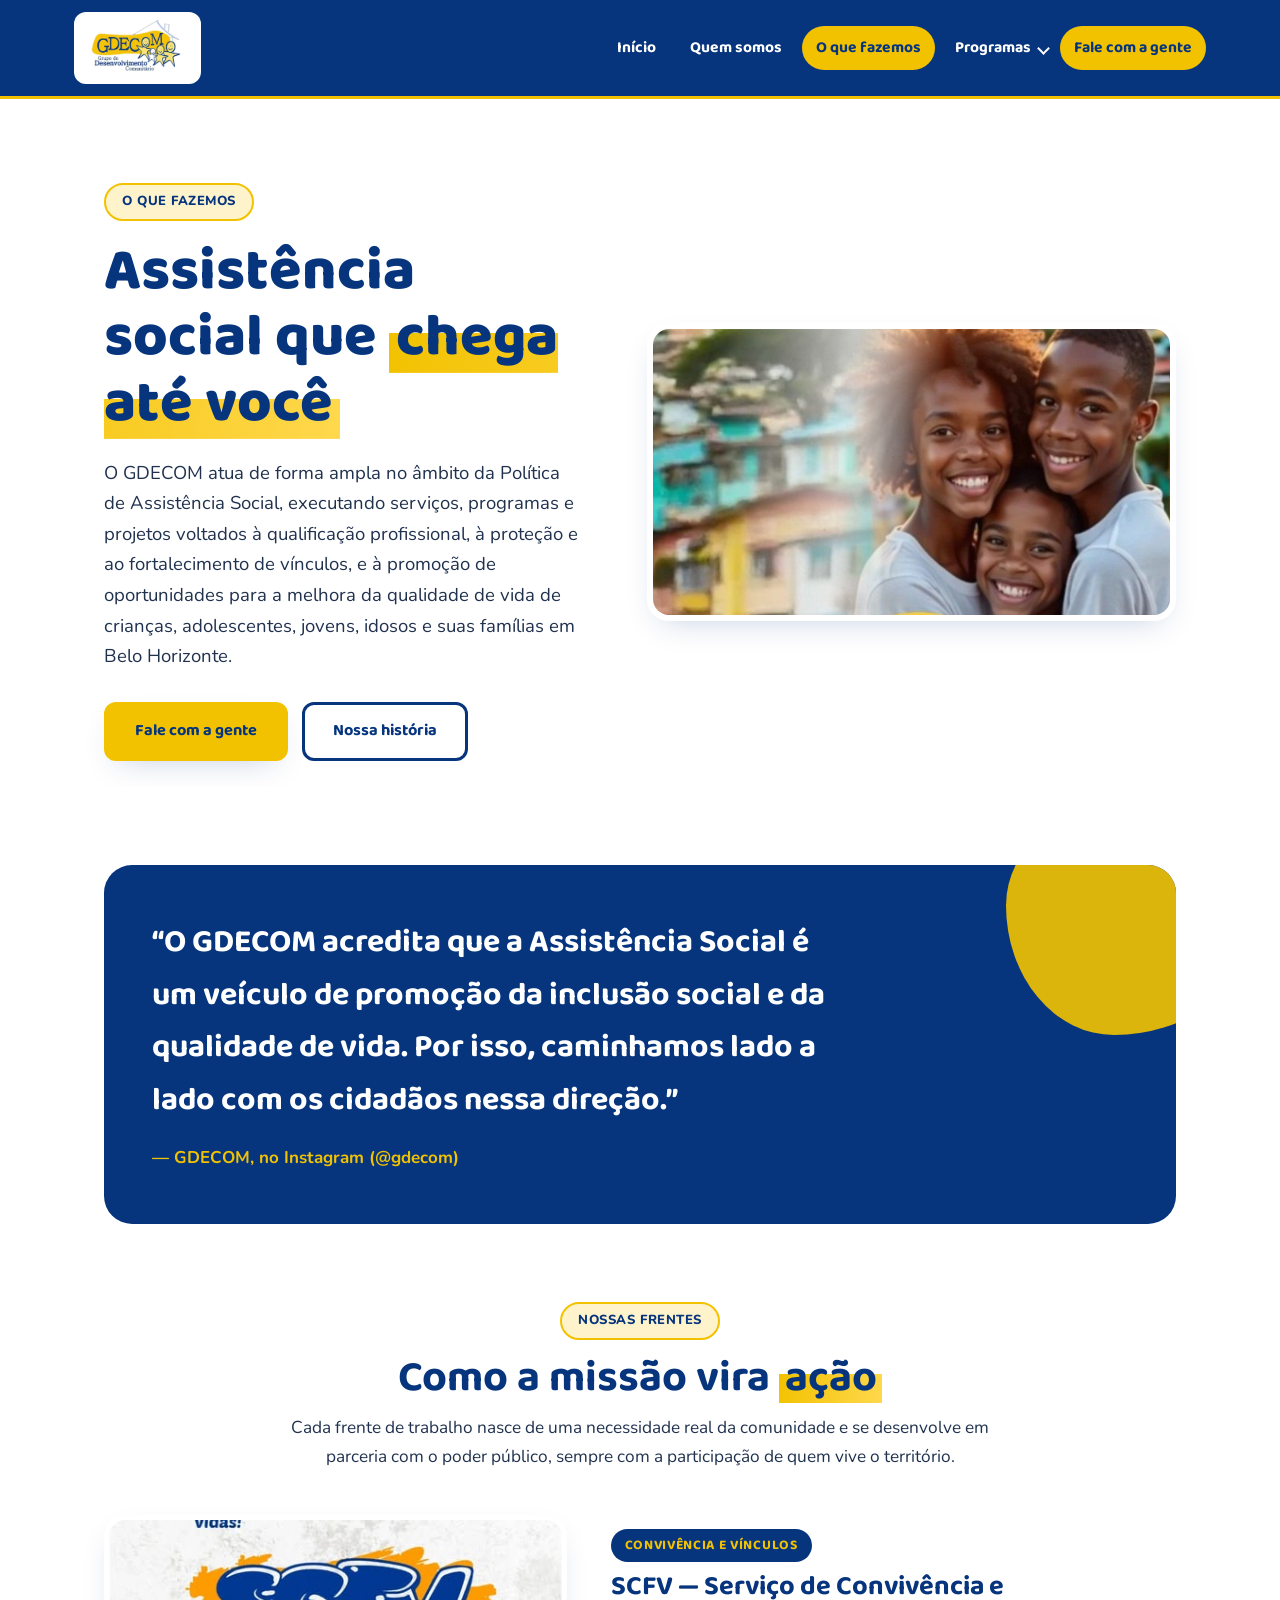
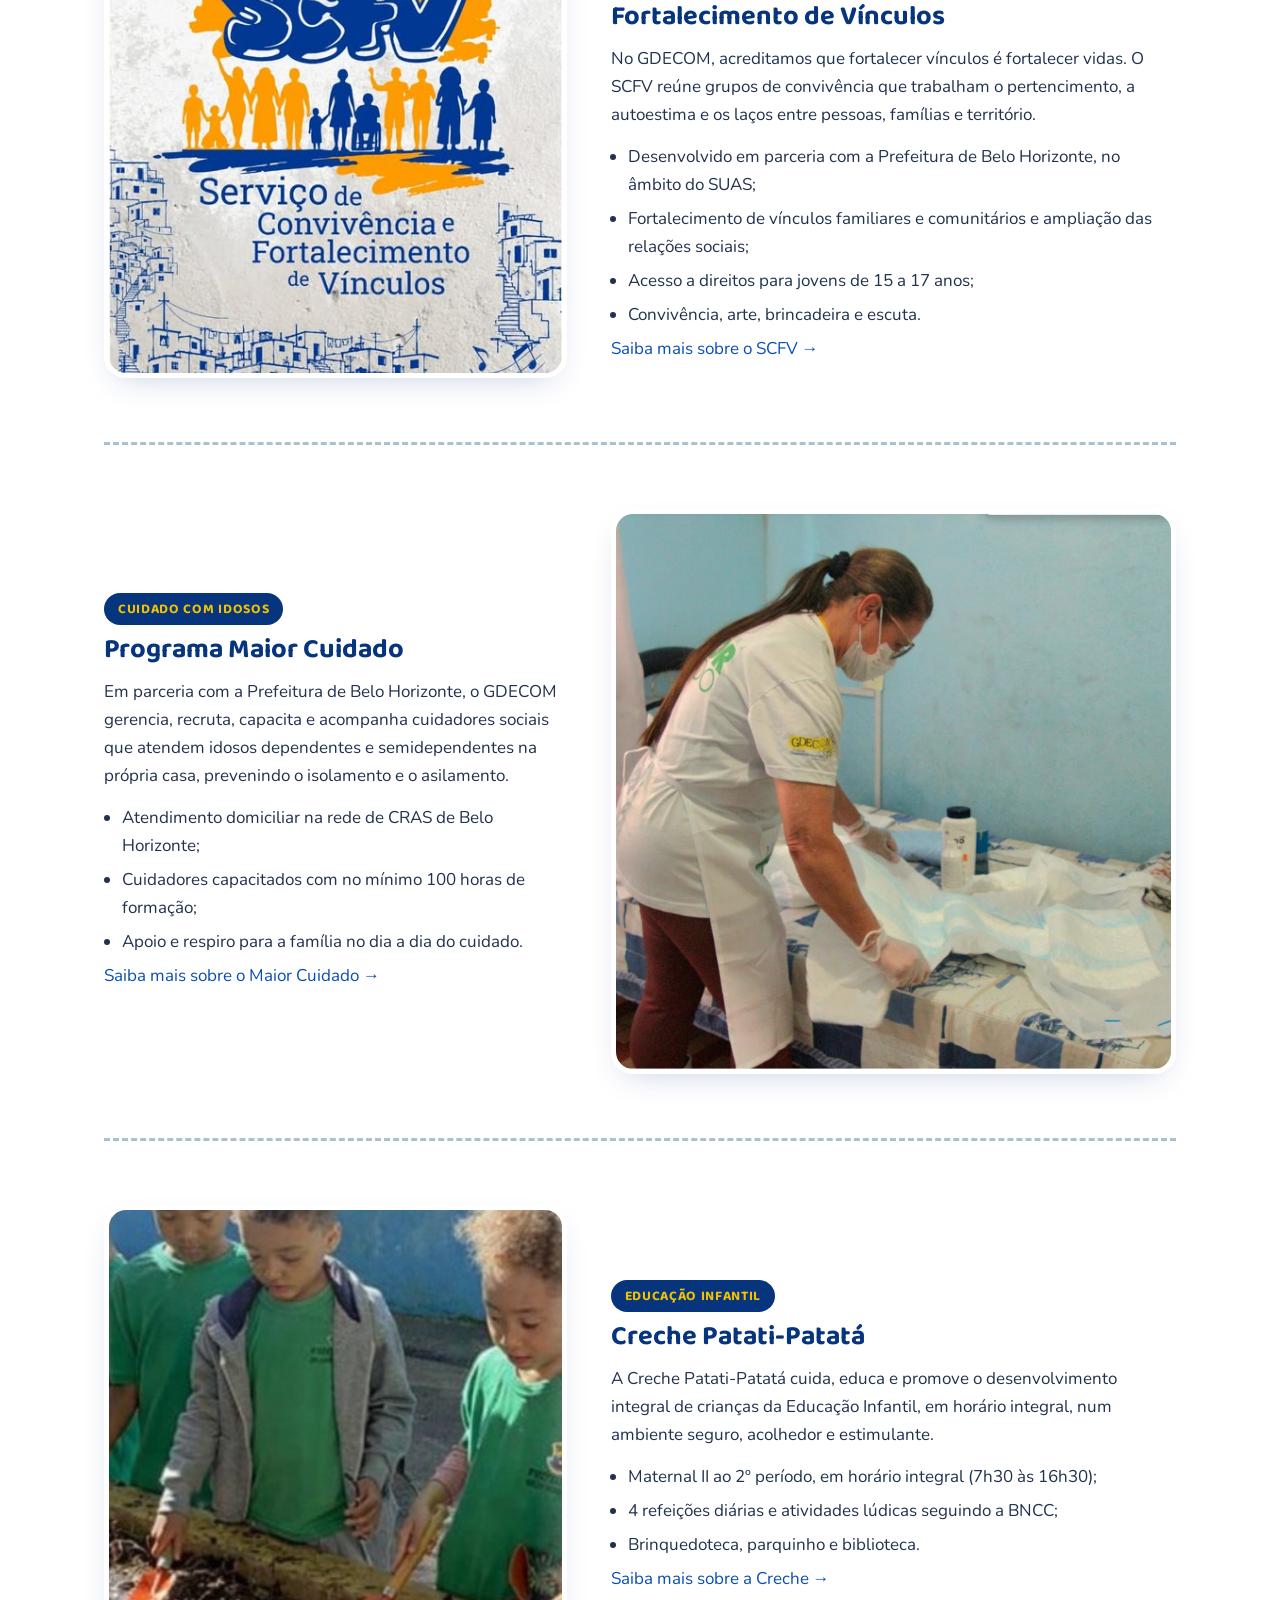
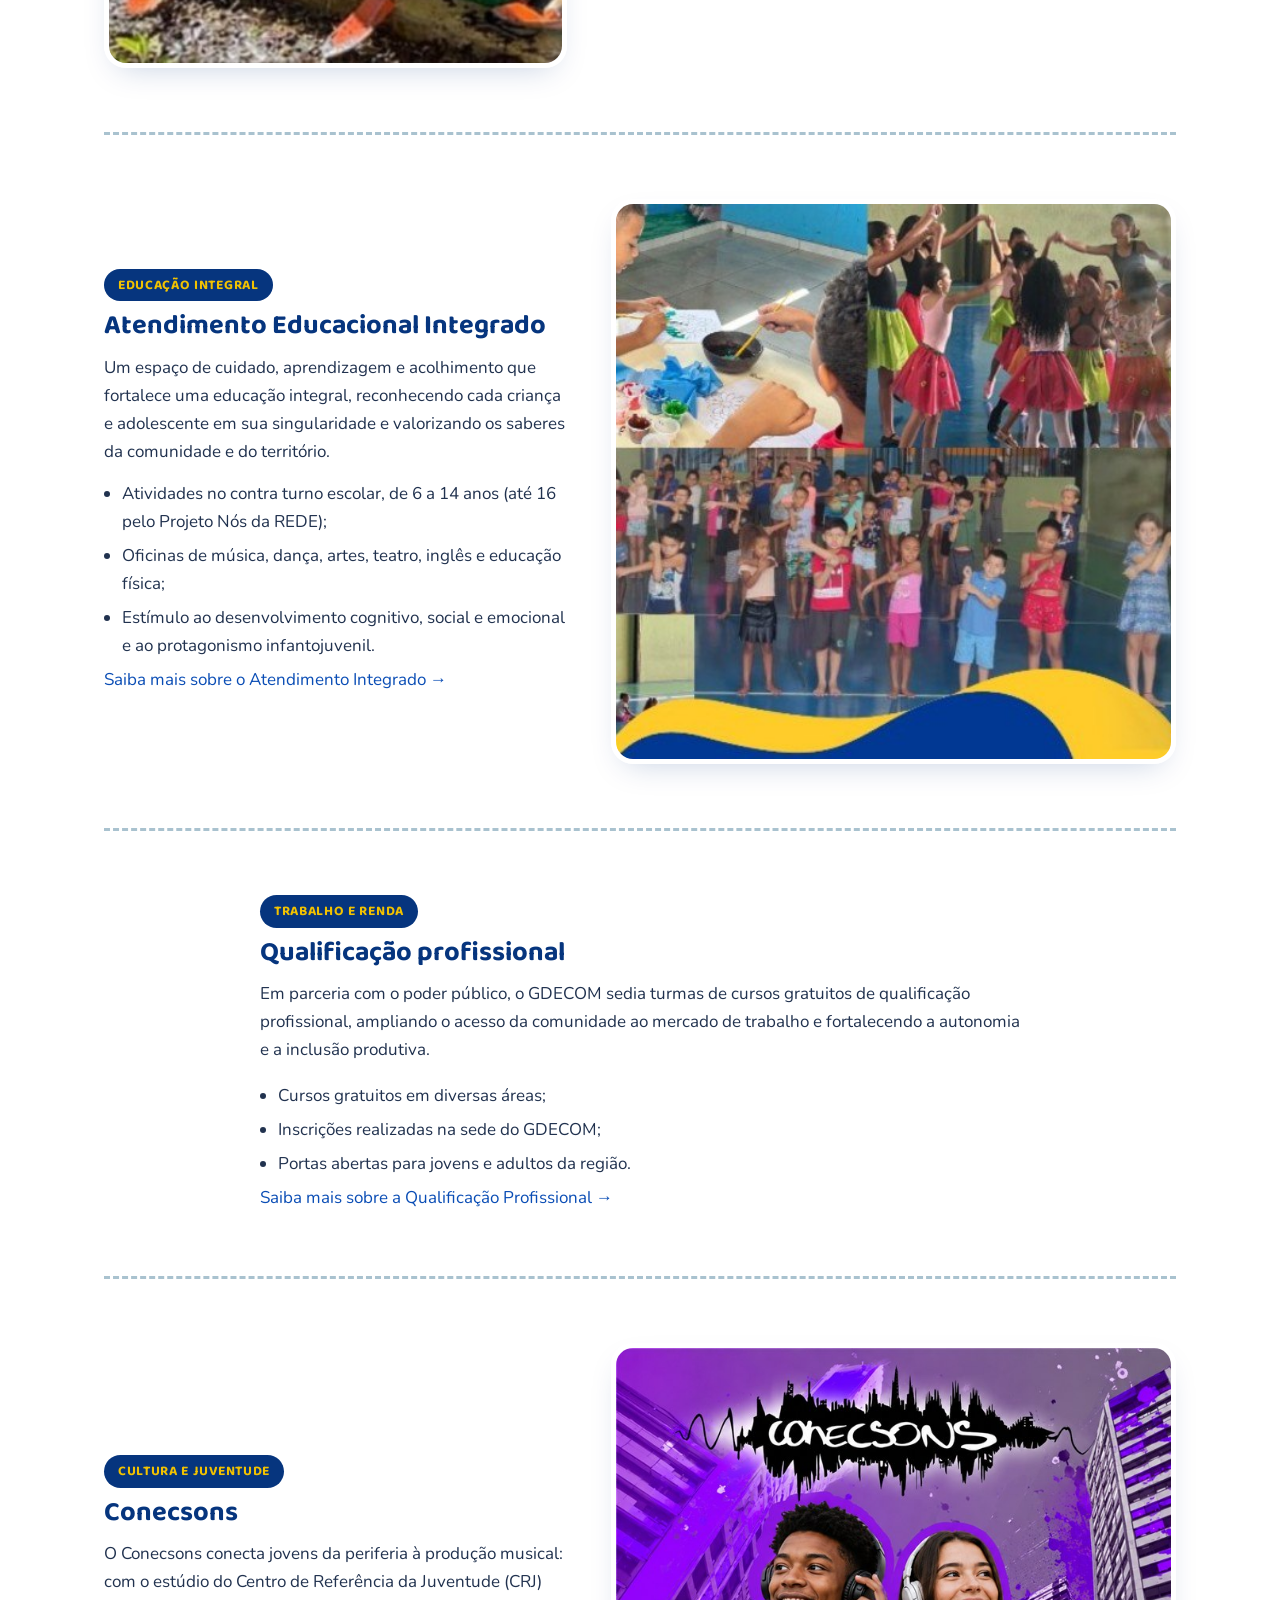
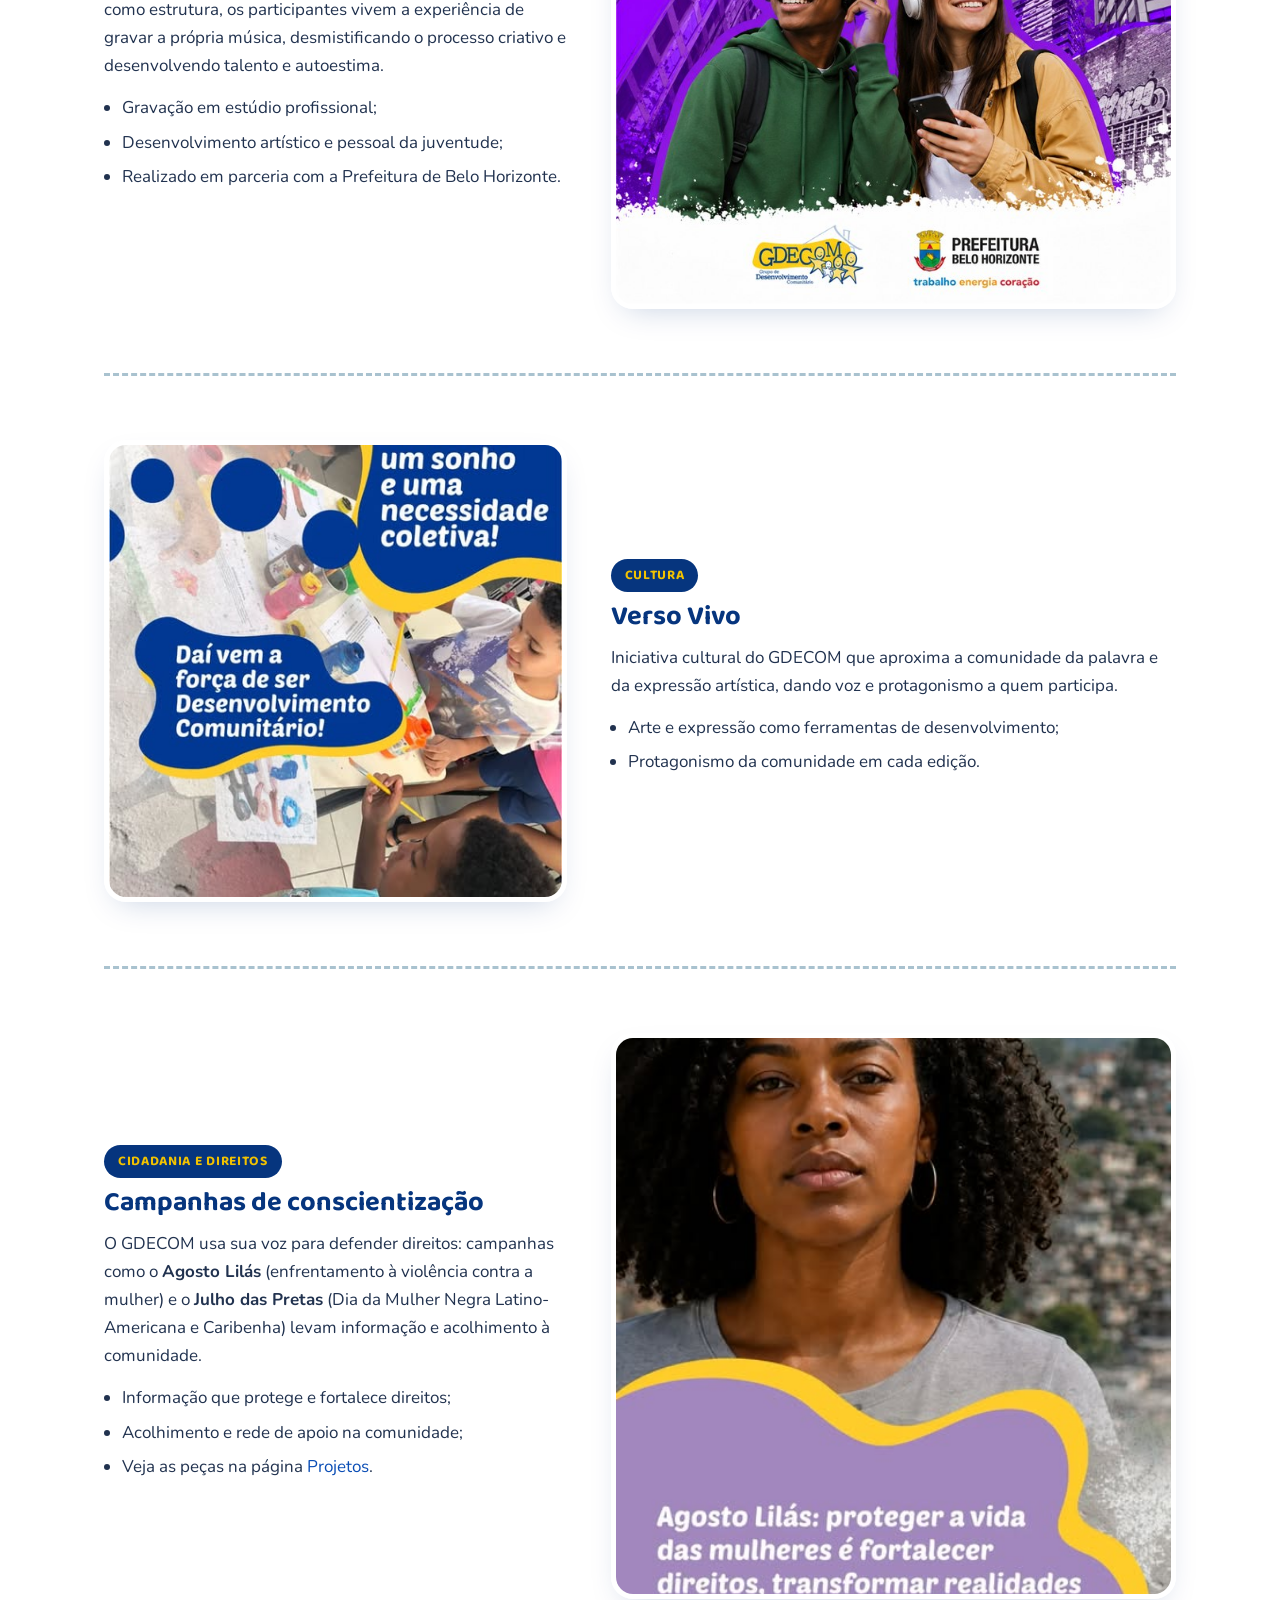
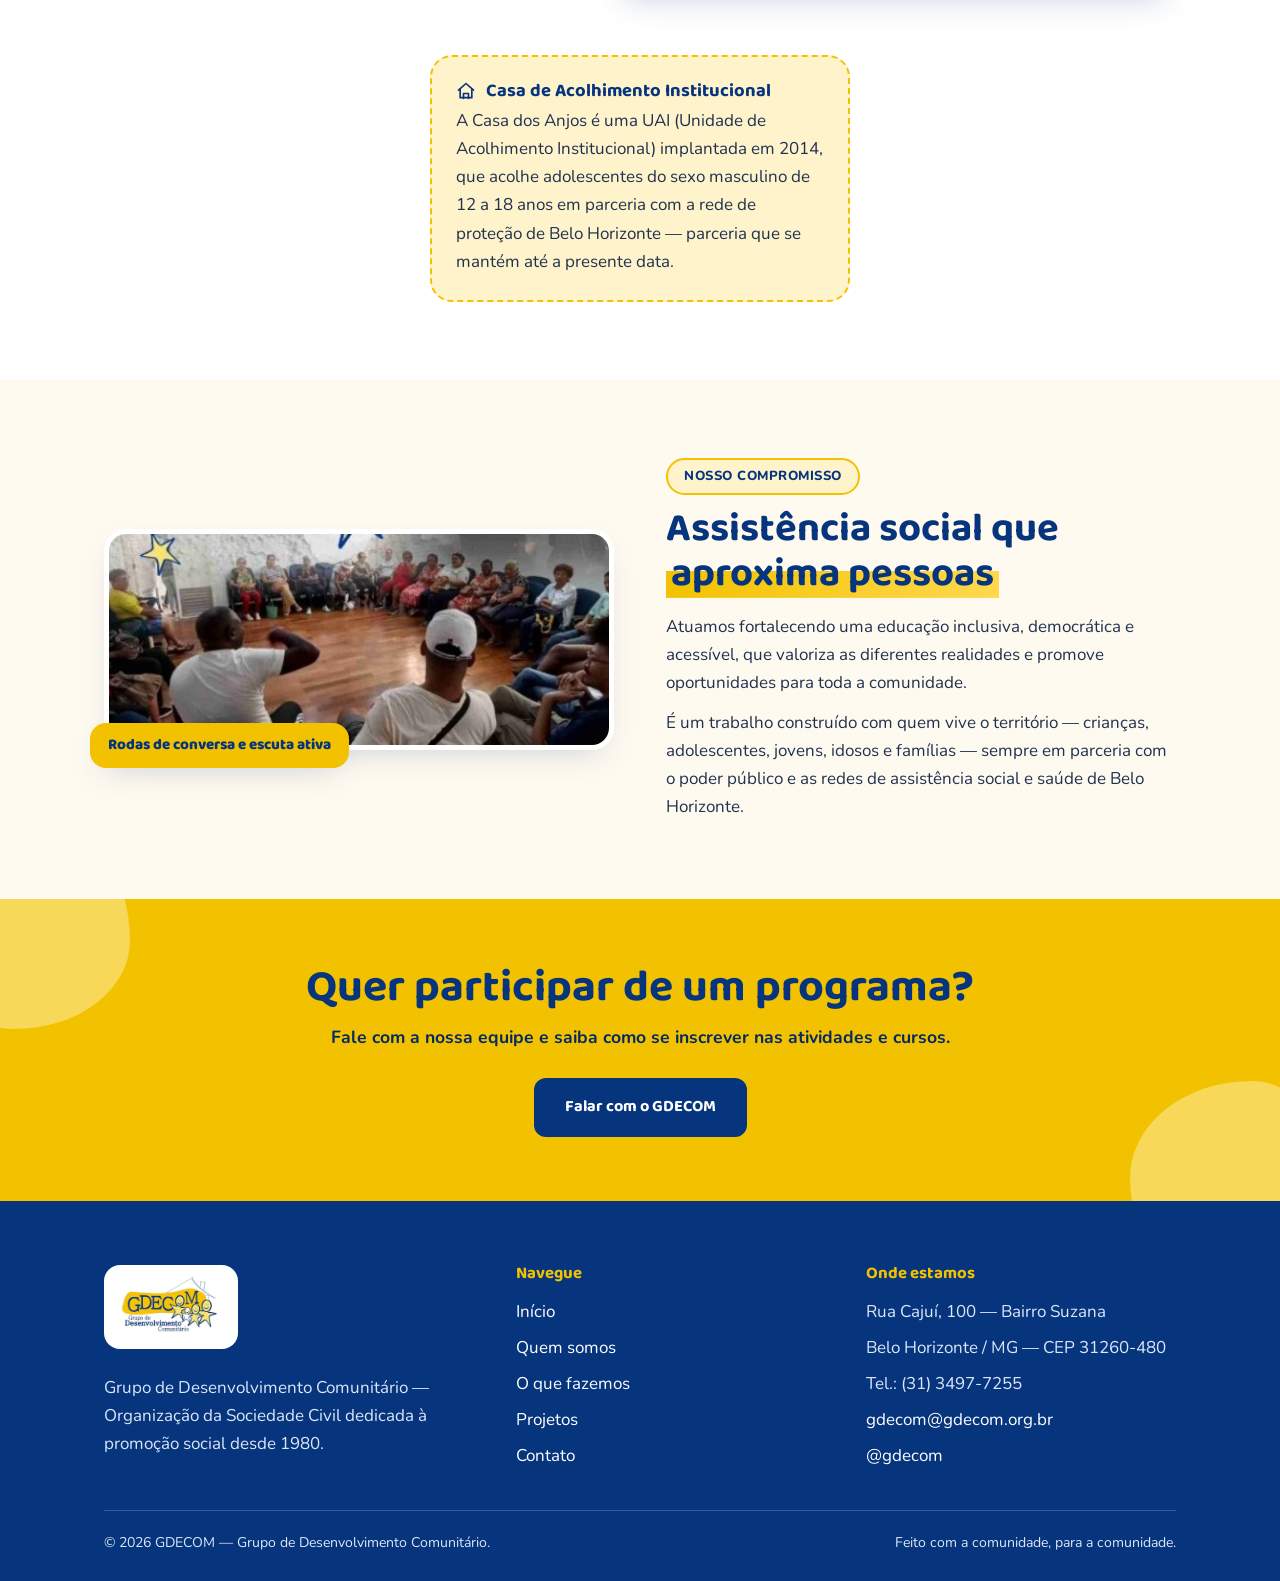
<file: o-que-fazemos.html>
<!DOCTYPE html>
<html lang="pt-BR">
<head>
  <meta charset="UTF-8">
  <meta name="viewport" content="width=device-width, initial-scale=1.0">
  <title>O que fazemos · GDECOM — Grupo de Desenvolvimento Comunitário</title>
  <meta name="description" content="SCFV, Maior Cuidado, Creche Patati-Patatá, Atendimento Educacional Integrado, qualificação profissional, cultura e cidadania: conheça as frentes de trabalho do GDECOM em Belo Horizonte.">
  <link rel="canonical" href="https://www.gdecom.org.br/o-que-fazemos.html">
  <meta name="theme-color" content="#06357e">
  <meta name="robots" content="index, follow">

  <!-- Open Graph / Facebook / Instagram -->
  <meta property="og:type" content="website">
  <meta property="og:locale" content="pt_BR">
  <meta property="og:url" content="https://www.gdecom.org.br/o-que-fazemos.html">
  <meta property="og:site_name" content="GDECOM">
  <meta property="og:title" content="O que fazemos · GDECOM — Grupo de Desenvolvimento Comunitário">
  <meta property="og:description" content="SCFV, Maior Cuidado, Creche Patati-Patatá, Atendimento Educacional Integrado, qualificação profissional, cultura e cidadania: conheça as frentes de trabalho do GDECOM em Belo Horizonte.">
  <meta property="og:image" content="https://www.gdecom.org.br/assets/img/oqf-jovens-educacao.jpg">

  <!-- Twitter Card -->
  <meta name="twitter:card" content="summary_large_image">
  <meta name="twitter:title" content="O que fazemos · GDECOM — Grupo de Desenvolvimento Comunitário">
  <meta name="twitter:description" content="SCFV, Maior Cuidado, Creche Patati-Patatá, Atendimento Educacional Integrado, qualificação profissional, cultura e cidadania: conheça as frentes de trabalho do GDECOM em Belo Horizonte.">
  <meta name="twitter:image" content="https://www.gdecom.org.br/assets/img/oqf-jovens-educacao.jpg">
  <link rel="icon" type="image/png" href="assets/img/favicon.png" sizes="64x64">
  <link rel="apple-touch-icon" sizes="180x180" href="assets/img/apple-touch-icon.png">
  <link rel="preconnect" href="https://fonts.googleapis.com">
  <link rel="preconnect" href="https://fonts.gstatic.com" crossorigin>
  <link href="https://fonts.googleapis.com/css2?family=Baloo+2:wght@600;700;800&family=Nunito:wght@400;600;700;800&display=swap" rel="stylesheet">
  <link rel="stylesheet" href="css/estilo.css">
</head>
<body>

  <a class="pular-conteudo" href="#conteudo">Pular para o conteúdo</a>

  <header class="topo">
    <div class="topo-inner">
      <a class="topo-logo" href="index.html" aria-label="GDECOM — página inicial">
        <img src="assets/img/logo.png" alt="GDECOM — Grupo de Desenvolvimento Comunitário">
      </a>
      <button class="hamburguer" aria-label="Abrir menu" aria-expanded="false" aria-controls="menu-principal">&#9776;</button>
      <nav class="menu" id="menu-principal" aria-label="Menu principal">
        <a href="index.html">Início</a>
        <a href="quem-somos.html">Quem somos</a>
        <a href="o-que-fazemos.html" class="ativo">O que fazemos</a>
        <div class="menu-dropdown">
          <div class="menu-dropdown-linha">
            <a href="projetos.html">Programas</a>
            <span class="seta" aria-hidden="true"></span>
            <button class="submenu-toggle" type="button" aria-expanded="false" aria-label="Mostrar lista de programas">
              <span class="seta" aria-hidden="true"></span>
            </button>
          </div>
          <div class="submenu">
            <a href="qualificacao-profissional.html"><svg class="icone-programa" viewBox="0 0 100 100" aria-hidden="true" focusable="false"><rect width="100" height="100" rx="26" fill="var(--amarelo)"/><circle cx="32" cy="46" r="3.4" fill="var(--azul)"/><circle cx="68" cy="46" r="3.4" fill="var(--azul)"/><path d="M40 46v-9a10 10 0 0 1 20 0v9" fill="none" stroke="var(--azul)" stroke-width="6" stroke-linecap="round"/><rect x="22" y="46" width="56" height="32" rx="7" fill="var(--azul)"/><rect x="43" y="57" width="14" height="9" rx="2" fill="var(--amarelo)"/></svg>Qualificação Profissional</a>
            <a href="scfv.html"><svg class="icone-programa" viewBox="0 0 100 100" aria-hidden="true" focusable="false"><rect width="100" height="100" rx="26" fill="var(--programa-scfv)"/><circle cx="30" cy="54" r="13" fill="#e8b48a"/><circle cx="50" cy="44" r="15" fill="#7a4b2e"/><circle cx="70" cy="54" r="13" fill="#f0c9a0"/><path d="M23 66q7 8 14 0M43 58q7 8 14 0M63 66q7 8 14 0" fill="none" stroke="var(--azul-profundo)" stroke-width="3" stroke-linecap="round"/></svg>SCFV — Serviço de Convivência e Fortalecimento de Vínculos</a>
            <a href="maior-cuidado.html"><svg class="icone-programa" viewBox="0 0 100 100" aria-hidden="true" focusable="false"><rect width="100" height="100" rx="26" fill="var(--programa-maior-cuidado)"/><path d="M50 70C30 55 22 42 32 32c7-7 15-4 18 3 3-7 11-10 18-3 10 10 2 23-18 38z" fill="var(--branco)"/><polygon points="50,38 57,45 43,45" fill="var(--azul-profundo)"/><rect x="44" y="45" width="12" height="10" fill="var(--azul-profundo)"/></svg>Maior Cuidado</a>
            <a href="creche-patati-patata.html"><svg class="icone-programa" viewBox="0 0 100 100" aria-hidden="true" focusable="false"><rect width="100" height="100" rx="26" fill="var(--programa-creche)"/><circle cx="30" cy="34" r="10" fill="var(--amarelo-suave)"/><circle cx="70" cy="34" r="10" fill="var(--amarelo-suave)"/><circle cx="50" cy="56" r="27" fill="var(--amarelo-suave)"/><circle cx="41" cy="53" r="3.2" fill="var(--azul-profundo)"/><circle cx="59" cy="53" r="3.2" fill="var(--azul-profundo)"/><circle cx="50" cy="61" r="4" fill="#c98a5b"/><path d="M42 68q8 6 16 0" fill="none" stroke="var(--azul-profundo)" stroke-width="3" stroke-linecap="round"/></svg>Creche Patati-Patatá</a>
            <a href="atendimento-educacional-integrado.html"><svg class="icone-programa" viewBox="0 0 100 100" aria-hidden="true" focusable="false"><rect width="100" height="100" rx="26" fill="var(--azul-vivo)"/><path d="M20 32L50 27V72L20 77Z" fill="var(--branco)"/><path d="M80 32L50 27V72L80 77Z" fill="#eef4fb"/><line x1="50" y1="27" x2="50" y2="72" stroke="var(--azul-profundo)" stroke-width="2"/><rect x="33" y="60" width="34" height="7" rx="3.5" fill="var(--amarelo)" stroke="var(--azul-profundo)" stroke-width="2" transform="rotate(-16 50 63)"/></svg>Atendimento Educacional Integrado</a>
          </div>
        </div>
        <a href="contato.html" class="menu-cta">Fale com a gente</a>
      </nav>
    </div>
  </header>

  <main id="conteudo">
    <!-- HERO INSTITUCIONAL -->
    <section class="hero hero-programa">
      <div class="container hero-grid">
        <div class="hero-texto surgir">
          <span class="pill">O que fazemos</span>
          <h1 class="hero-programa-titulo">
            Assistência social que <span class="mancha">chega até você</span>
          </h1>
          <p class="grande">
            O GDECOM atua de forma ampla no âmbito da Política de Assistência
            Social, executando serviços, programas e projetos voltados à
            qualificação profissional, à proteção e ao fortalecimento de
            vínculos, e à promoção de oportunidades para a melhora da
            qualidade de vida de crianças, adolescentes, jovens, idosos e
            suas famílias em Belo Horizonte.
          </p>
          <div class="hero-acoes">
            <a class="btn btn-amarelo" href="contato.html">Fale com a gente</a>
            <a class="btn btn-contorno" href="quem-somos.html">Nossa história</a>
          </div>
        </div>
        <div class="hero-foto hero-foto-banner surgir">
          <img src="assets/img/oqf-jovens-educacao.jpg" alt="Três jovens sorrindo e se abraçando, com o colorido das casas da comunidade ao fundo" width="774" height="375" fetchpriority="high">
        </div>
      </div>
    </section>

    <!-- CITAÇÃO INSTITUCIONAL -->
    <section class="secao" style="padding-bottom:0;">
      <div class="container">
        <div class="citacao surgir">
          <blockquote>&ldquo;O GDECOM acredita que a Assistência Social é um veículo de
            promoção da inclusão social e da qualidade de vida. Por isso,
            caminhamos lado a lado com os cidadãos nessa direção.&rdquo;</blockquote>
          <cite>— GDECOM, no Instagram (@gdecom)</cite>
        </div>
      </div>
    </section>

    <!-- NOSSAS FRENTES -->
    <section class="secao">
      <div class="container">
        <div class="secao-cabeca centro surgir">
          <span class="pill">Nossas frentes</span>
          <h2>Como a missão vira <span class="mancha">ação</span></h2>
          <p>Cada frente de trabalho nasce de uma necessidade real da comunidade e se
             desenvolve em parceria com o poder público, sempre com a participação
             de quem vive o território.</p>
        </div>

        <!-- SCFV -->
        <article class="programa surgir" id="scfv">
          <div class="programa-foto">
            <img src="assets/img/gdecom-10.jpg" alt="Peça do SCFV — Serviço de Convivência e Fortalecimento de Vínculos do GDECOM">
          </div>
          <div>
            <span class="tag-programa">CONVIVÊNCIA E VÍNCULOS</span>
            <h3>SCFV — Serviço de Convivência e Fortalecimento de Vínculos</h3>
            <p>
              No GDECOM, acreditamos que fortalecer vínculos é fortalecer vidas. O
              SCFV reúne grupos de convivência que trabalham o pertencimento, a
              autoestima e os laços entre pessoas, famílias e território.
            </p>
            <ul>
              <li>Desenvolvido em parceria com a Prefeitura de Belo Horizonte, no âmbito do SUAS;</li>
              <li>Fortalecimento de vínculos familiares e comunitários e ampliação das relações sociais;</li>
              <li>Acesso a direitos para jovens de 15 a 17 anos;</li>
              <li>Convivência, arte, brincadeira e escuta.</li>
            </ul>
            <a class="link-seta" href="scfv.html">Saiba mais sobre o SCFV &rarr;</a>
          </div>
        </article>

        <hr class="divisor-programas">

        <!-- MAIOR CUIDADO -->
        <article class="programa par surgir" id="maior-cuidado">
          <div class="programa-foto">
            <img src="assets/img/mc-cuidados-diarios.jpg" alt="Cuidadora social do Maior Cuidado preparando a cama durante visita domiciliar a um idoso">
          </div>
          <div>
            <span class="tag-programa">CUIDADO COM IDOSOS</span>
            <h3>Programa Maior Cuidado</h3>
            <p>
              Em parceria com a Prefeitura de Belo Horizonte, o GDECOM gerencia,
              recruta, capacita e acompanha cuidadores sociais que atendem
              idosos dependentes e semidependentes na própria casa, prevenindo
              o isolamento e o asilamento.
            </p>
            <ul>
              <li>Atendimento domiciliar na rede de CRAS de Belo Horizonte;</li>
              <li>Cuidadores capacitados com no mínimo 100 horas de formação;</li>
              <li>Apoio e respiro para a família no dia a dia do cuidado.</li>
            </ul>
            <a class="link-seta" href="maior-cuidado.html">Saiba mais sobre o Maior Cuidado &rarr;</a>
          </div>
        </article>

        <hr class="divisor-programas">

        <!-- CRECHE PATATI-PATATA -->
        <article class="programa surgir" id="creche">
          <div class="programa-foto">
            <img src="assets/img/oqf-creche-jardinagem.jpg" alt="Crianças da Creche Patati-Patatá plantando mudas no jardim da instituição">
          </div>
          <div>
            <span class="tag-programa">EDUCAÇÃO INFANTIL</span>
            <h3>Creche Patati-Patatá</h3>
            <p>
              A Creche Patati-Patatá cuida, educa e promove o desenvolvimento
              integral de crianças da Educação Infantil, em horário integral,
              num ambiente seguro, acolhedor e estimulante.
            </p>
            <ul>
              <li>Maternal II ao 2º período, em horário integral (7h30 às 16h30);</li>
              <li>4 refeições diárias e atividades lúdicas seguindo a BNCC;</li>
              <li>Brinquedoteca, parquinho e biblioteca.</li>
            </ul>
            <a class="link-seta" href="creche-patati-patata.html">Saiba mais sobre a Creche &rarr;</a>
          </div>
        </article>

        <hr class="divisor-programas">

        <!-- ATENDIMENTO EDUCACIONAL INTEGRADO -->
        <article class="programa par surgir" id="aei">
          <div class="programa-foto">
            <img src="assets/img/oqf-aei-atividades.jpg" alt="Adolescentes do Atendimento Educacional Integrado em oficinas de pintura, dança e música">
          </div>
          <div>
            <span class="tag-programa">EDUCAÇÃO INTEGRAL</span>
            <h3>Atendimento Educacional Integrado</h3>
            <p>
              Um espaço de cuidado, aprendizagem e acolhimento que fortalece
              uma educação integral, reconhecendo cada criança e adolescente
              em sua singularidade e valorizando os saberes da comunidade e
              do território.
            </p>
            <ul>
              <li>Atividades no contra turno escolar, de 6 a 14 anos (até 16 pelo Projeto Nós da REDE);</li>
              <li>Oficinas de música, dança, artes, teatro, inglês e educação física;</li>
              <li>Estímulo ao desenvolvimento cognitivo, social e emocional e ao protagonismo infantojuvenil.</li>
            </ul>
            <a class="link-seta" href="atendimento-educacional-integrado.html">Saiba mais sobre o Atendimento Integrado &rarr;</a>
          </div>
        </article>

        <hr class="divisor-programas">

        <!-- QUALIFICACAO -->
        <article class="programa surgir" id="qualificacao">
          <div class="historia-longa" style="grid-column:1/-1;">
            <span class="tag-programa">TRABALHO E RENDA</span>
            <h3>Qualificação profissional</h3>
            <p>
              Em parceria com o poder público, o GDECOM sedia turmas de cursos
              gratuitos de qualificação profissional, ampliando o acesso da
              comunidade ao mercado de trabalho e fortalecendo a autonomia e a
              inclusão produtiva.
            </p>
            <ul>
              <li>Cursos gratuitos em diversas áreas;</li>
              <li>Inscrições realizadas na sede do GDECOM;</li>
              <li>Portas abertas para jovens e adultos da região.</li>
            </ul>
            <a class="link-seta" href="qualificacao-profissional.html">Saiba mais sobre a Qualificação Profissional &rarr;</a>
          </div>
        </article>

        <hr class="divisor-programas">

        <!-- CONECSONS -->
        <article class="programa par surgir" id="conecsons">
          <div class="programa-foto">
            <img src="assets/img/conecsons-poster.jpg" alt="Peça do Conecsons — jovens ouvindo música com fones de ouvido, logos do GDECOM e da Prefeitura de Belo Horizonte">
          </div>
          <div>
            <span class="tag-programa">CULTURA E JUVENTUDE</span>
            <h3>Conecsons</h3>
            <p>
              O Conecsons conecta jovens da periferia à produção musical: com o
              estúdio do Centro de Referência da Juventude (CRJ) como estrutura, os
              participantes vivem a experiência de gravar a própria música,
              desmistificando o processo criativo e desenvolvendo talento e
              autoestima.
            </p>
            <ul>
              <li>Gravação em estúdio profissional;</li>
              <li>Desenvolvimento artístico e pessoal da juventude;</li>
              <li>Realizado em parceria com a Prefeitura de Belo Horizonte.</li>
            </ul>
          </div>
        </article>

        <hr class="divisor-programas">

        <!-- VERSO VIVO -->
        <article class="programa surgir" id="verso-vivo">
          <div class="programa-foto">
            <img src="assets/img/gdecom-03.jpg" alt="Crianças em atividade de pintura no GDECOM">
          </div>
          <div>
            <span class="tag-programa">CULTURA</span>
            <h3>Verso Vivo</h3>
            <p>
              Iniciativa cultural do GDECOM que aproxima a comunidade da palavra e da
              expressão artística, dando voz e protagonismo a quem participa.
            </p>
            <ul>
              <li>Arte e expressão como ferramentas de desenvolvimento;</li>
              <li>Protagonismo da comunidade em cada edição.</li>
            </ul>
          </div>
        </article>

        <hr class="divisor-programas">

        <!-- CAMPANHAS -->
        <article class="programa par surgir" id="campanhas">
          <div class="programa-foto">
            <img src="assets/img/gdecom-04.jpg" alt="Campanha Agosto Lilás do GDECOM pela proteção das mulheres">
          </div>
          <div>
            <span class="tag-programa">CIDADANIA E DIREITOS</span>
            <h3>Campanhas de conscientização</h3>
            <p>
              O GDECOM usa sua voz para defender direitos: campanhas como o
              <strong>Agosto Lilás</strong> (enfrentamento à violência contra a
              mulher) e o <strong>Julho das Pretas</strong> (Dia da Mulher Negra
              Latino-Americana e Caribenha) levam informação e acolhimento à
              comunidade.
            </p>
            <ul>
              <li>Informação que protege e fortalece direitos;</li>
              <li>Acolhimento e rede de apoio na comunidade;</li>
              <li>Veja as peças na página <a href="projetos.html">Projetos</a>.</li>
            </ul>
          </div>
        </article>

        <!-- OUTRAS INICIATIVAS -->
        <div class="valor surgir" style="max-width:420px; margin:56px auto 0;">
          <h3><svg viewBox="0 0 24 24" fill="none" stroke="currentColor" stroke-width="2" stroke-linecap="round" stroke-linejoin="round" aria-hidden="true" focusable="false"><path d="M3 11l9-8 9 8"/><path d="M5 10v10h14V10"/><path d="M9 21v-6h6v6"/></svg> Casa de Acolhimento Institucional</h3>
          <p>A Casa dos Anjos é uma UAI (Unidade de Acolhimento Institucional)
             implantada em 2014, que acolhe adolescentes do sexo masculino de 12
             a 18 anos em parceria com a rede de proteção de Belo Horizonte —
             parceria que se mantém até a presente data.</p>
        </div>
      </div>
    </section>

    <!-- PESSOAS E COMUNIDADE -->
    <section class="secao secao-creme">
      <div class="container duo">
        <div class="duo-foto surgir">
          <img src="assets/img/oqf-comunidade-encontros.jpg" alt="Roda de conversa com idosos e roda de jovens reunidos em atividade do GDECOM" width="773" height="221" loading="lazy" decoding="async">
          <span class="selo">Rodas de conversa e escuta ativa</span>
        </div>
        <div class="duo-texto surgir">
          <span class="pill">Nosso compromisso</span>
          <h2>Assistência social que <span class="mancha">aproxima pessoas</span></h2>
          <p>
            Atuamos fortalecendo uma educação inclusiva, democrática e
            acessível, que valoriza as diferentes realidades e promove
            oportunidades para toda a comunidade.
          </p>
          <p>
            É um trabalho construído com quem vive o território — crianças,
            adolescentes, jovens, idosos e famílias — sempre em parceria com
            o poder público e as redes de assistência social e saúde de Belo
            Horizonte.
          </p>
        </div>
      </div>
    </section>

    <!-- FAIXA CTA -->
    <section class="faixa">
      <div class="container faixa-inner surgir">
        <h2>Quer participar de um programa?</h2>
        <p>Fale com a nossa equipe e saiba como se inscrever nas atividades e cursos.</p>
        <a class="btn btn-azul" href="contato.html">Falar com o GDECOM</a>
      </div>
    </section>
  </main>

  <footer class="rodape">
    <div class="container">
      <div class="rodape-grid">
        <div>
          <span class="rodape-logo"><img src="assets/img/logo.png" alt="GDECOM"></span>
          <p>Grupo de Desenvolvimento Comunitário — Organização da Sociedade Civil
             dedicada à promoção social desde 1980.</p>
        </div>
        <div>
          <h3>Navegue</h3>
          <ul>
            <li><a href="index.html">Início</a></li>
            <li><a href="quem-somos.html">Quem somos</a></li>
            <li><a href="o-que-fazemos.html">O que fazemos</a></li>
            <li><a href="projetos.html">Projetos</a></li>
            <li><a href="contato.html">Contato</a></li>
          </ul>
        </div>
        <div>
          <h3>Onde estamos</h3>
          <ul>
            <li>Rua Cajuí, 100 — Bairro Suzana</li>
            <li>Belo Horizonte / MG — CEP 31260-480</li>
            <li>Tel.: (31) 3497-7255</li>
            <li><a href="mailto:gdecom@gdecom.org.br">gdecom@gdecom.org.br</a></li>
            <li><a href="https://www.instagram.com/gdecom/" target="_blank" rel="noopener noreferrer">@gdecom</a></li>
          </ul>
        </div>
      </div>
      <div class="rodape-base">
        <span>&copy; <span class="ano-atual"></span> GDECOM — Grupo de Desenvolvimento Comunitário.</span>
        <span>Feito com a comunidade, para a comunidade.</span>
      </div>
    </div>
  </footer>

  <script src="js/site.js"></script>
</body>
</html>
</file>
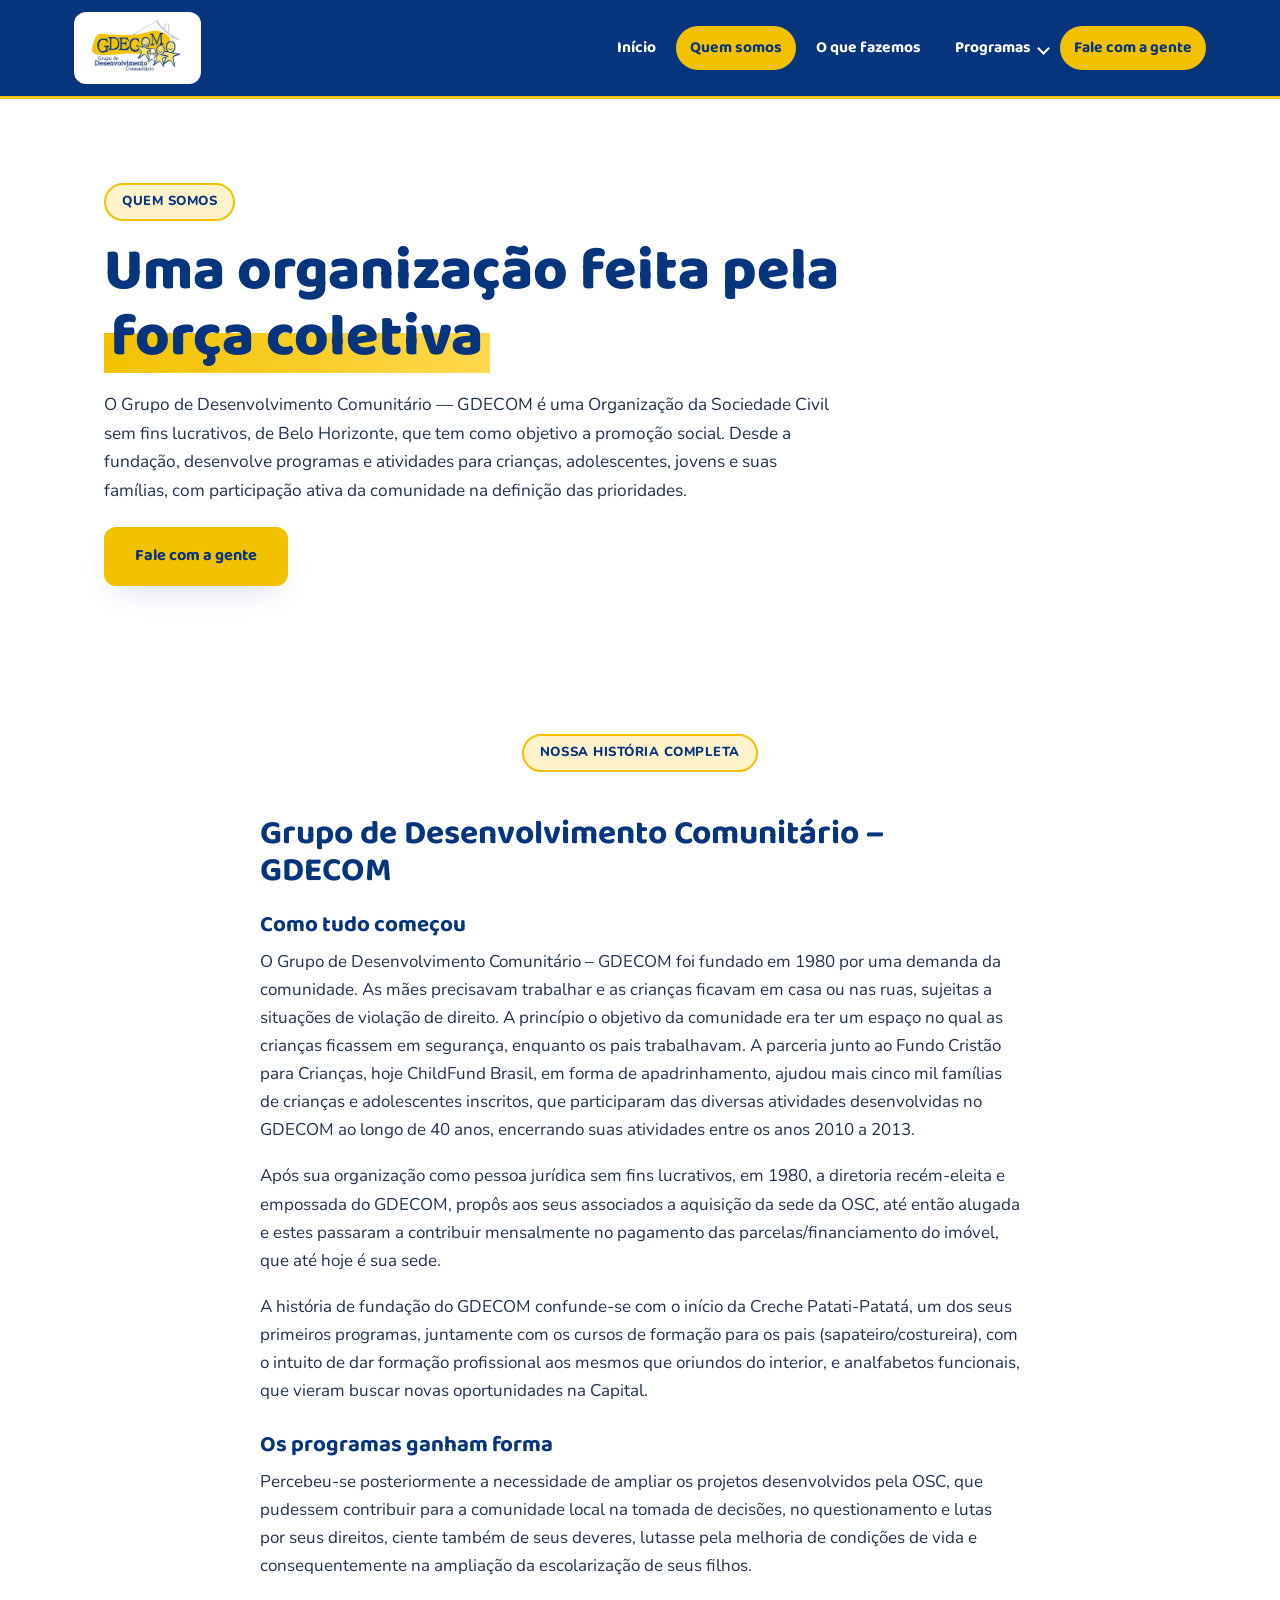
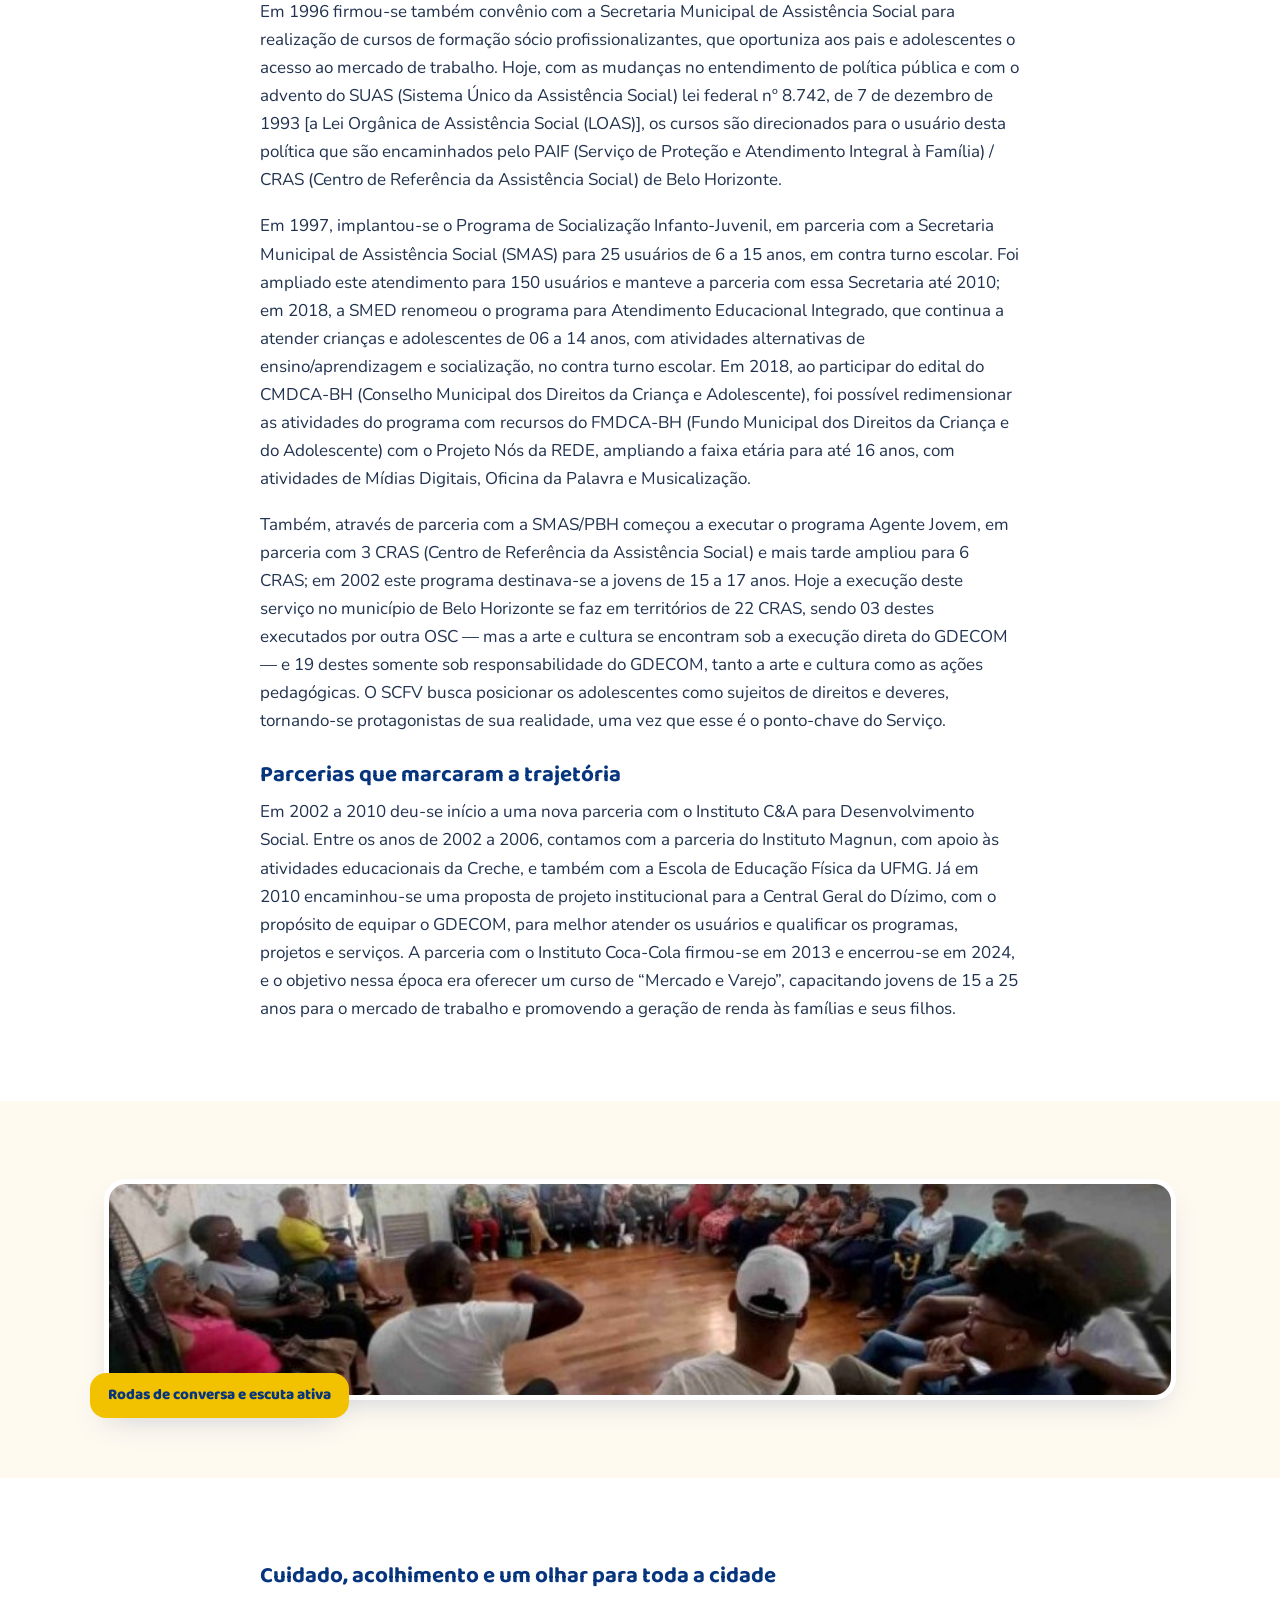
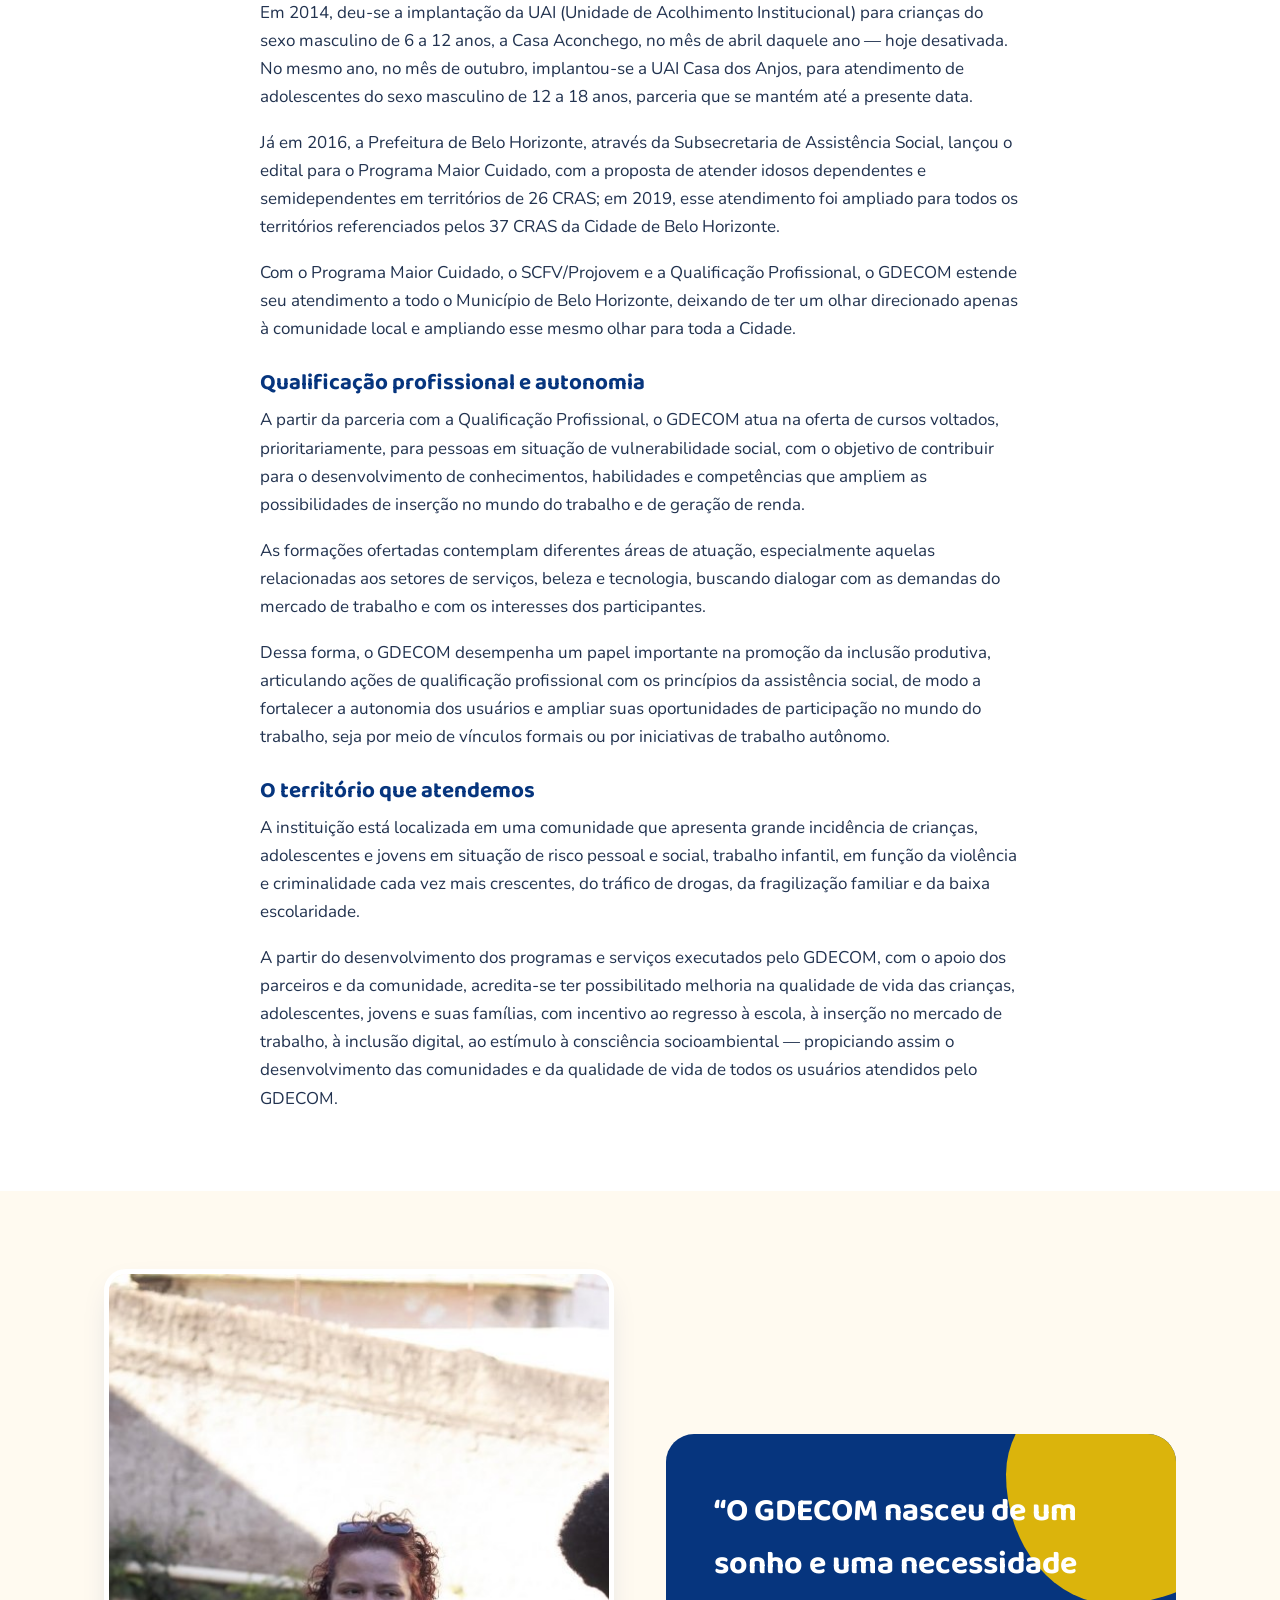
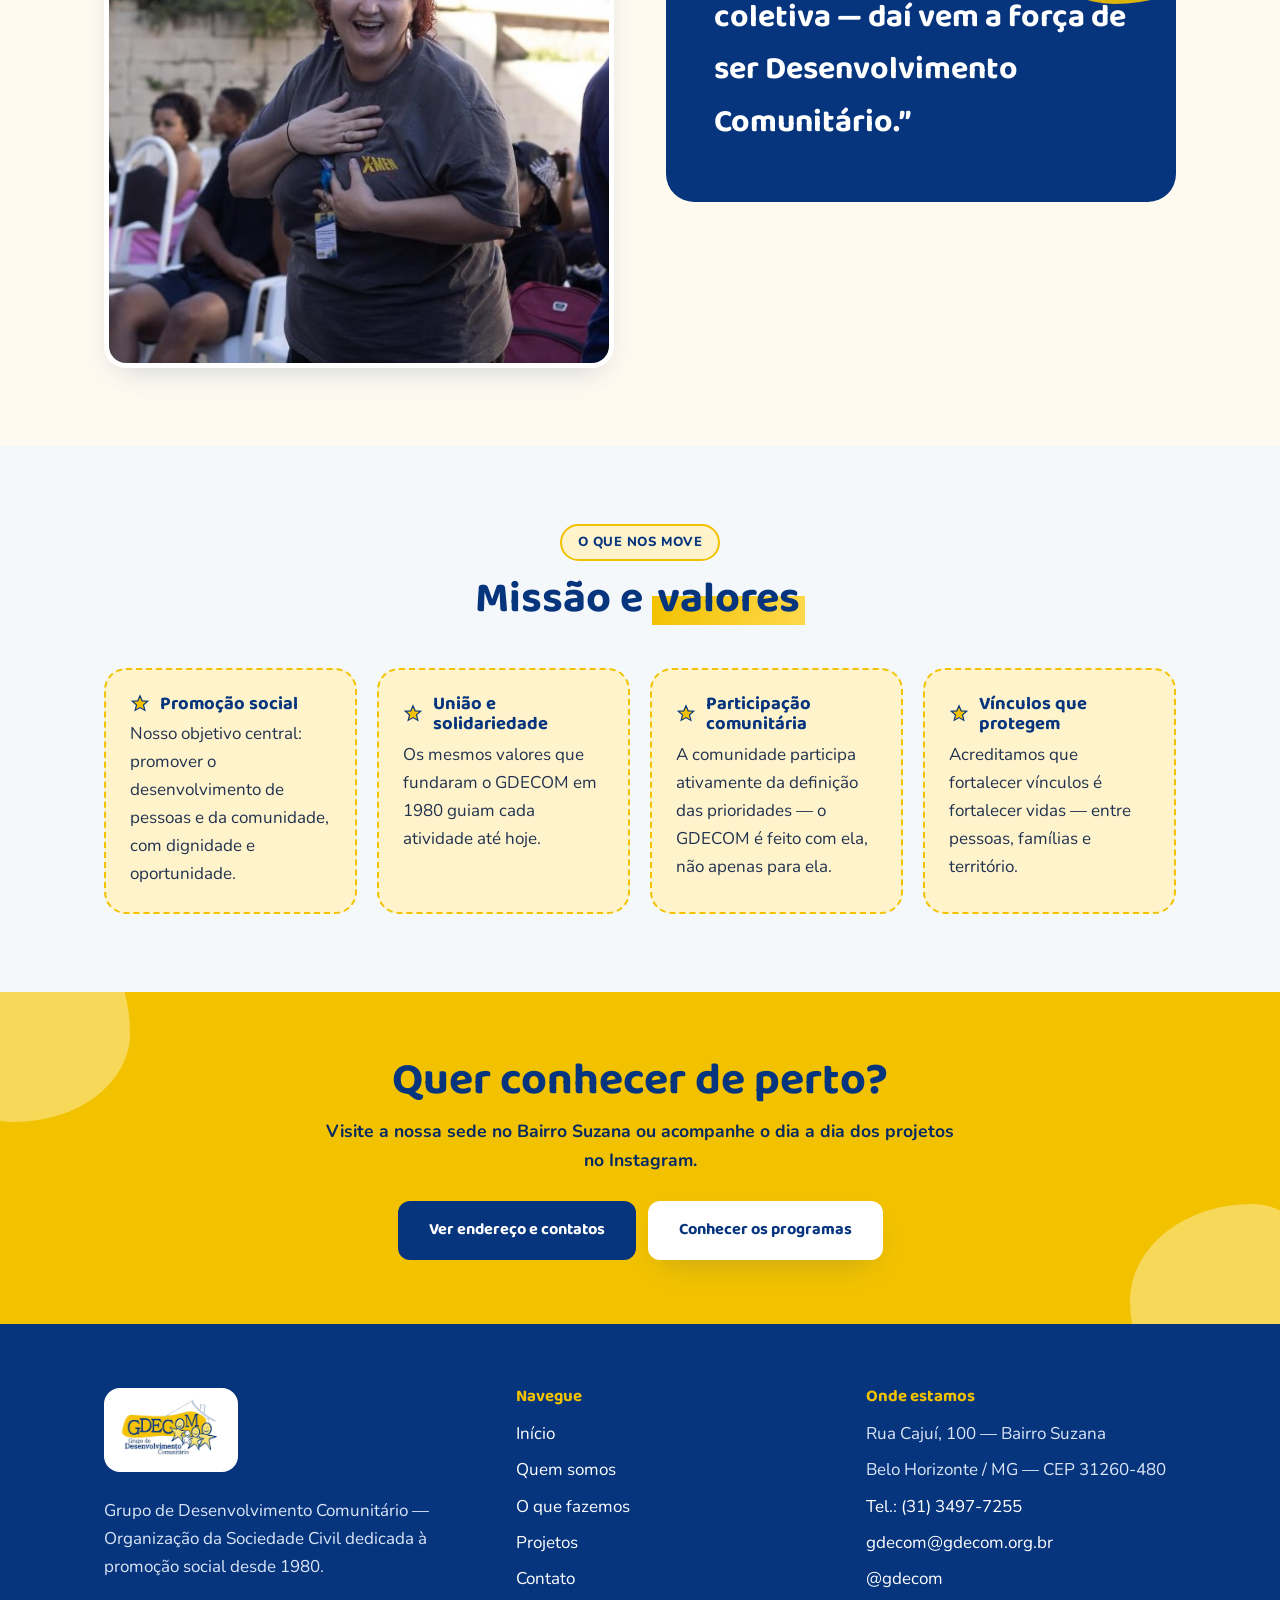
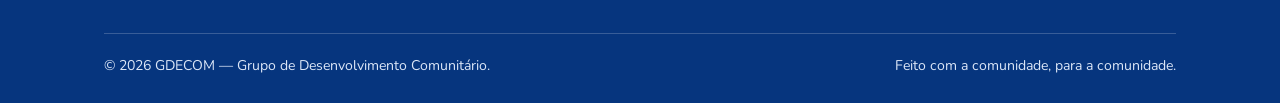
<file: quem-somos.html>
<!DOCTYPE html>
<html lang="pt-BR">
<head>
  <meta charset="UTF-8">
  <meta name="viewport" content="width=device-width, initial-scale=1.0">
  <title>Quem somos · GDECOM — Grupo de Desenvolvimento Comunitário</title>
  <meta name="description" content="A história do GDECOM: fundado em 1980 pela força coletiva das Vilas Vietnã, Carioca, Suzana e Primeiro de Maio, em Belo Horizonte.">
  <link rel="canonical" href="https://www.gdecom.org.br/quem-somos.html">
  <meta name="theme-color" content="#06357e">
  <meta name="robots" content="index, follow">

  <!-- Open Graph / Facebook / Instagram -->
  <meta property="og:type" content="website">
  <meta property="og:locale" content="pt_BR">
  <meta property="og:url" content="https://www.gdecom.org.br/quem-somos.html">
  <meta property="og:site_name" content="GDECOM">
  <meta property="og:title" content="Quem somos · GDECOM — Grupo de Desenvolvimento Comunitário">
  <meta property="og:description" content="A história do GDECOM: fundado em 1980 pela força coletiva das Vilas Vietnã, Carioca, Suzana e Primeiro de Maio, em Belo Horizonte.">
  <meta property="og:image" content="https://www.gdecom.org.br/assets/img/gdecom-02.jpg">

  <!-- Twitter Card -->
  <meta name="twitter:card" content="summary_large_image">
  <meta name="twitter:title" content="Quem somos · GDECOM — Grupo de Desenvolvimento Comunitário">
  <meta name="twitter:description" content="A história do GDECOM: fundado em 1980 pela força coletiva das Vilas Vietnã, Carioca, Suzana e Primeiro de Maio, em Belo Horizonte.">
  <meta name="twitter:image" content="https://www.gdecom.org.br/assets/img/gdecom-02.jpg">

  <link rel="icon" type="image/png" href="assets/img/favicon.png" sizes="64x64">
  <link rel="apple-touch-icon" sizes="180x180" href="assets/img/apple-touch-icon.png">
  <link rel="preconnect" href="https://fonts.googleapis.com">
  <link rel="preconnect" href="https://fonts.gstatic.com" crossorigin>
  <link href="https://fonts.googleapis.com/css2?family=Baloo+2:wght@600;700;800&family=Nunito:wght@400;600;700;800&display=swap" rel="stylesheet">
  <link rel="stylesheet" href="css/estilo.css">

  <!-- Dados estruturados: página específica com trecho da história como texto principal -->
  <script type="application/ld+json">
  {
    "@context": "https://schema.org",
    "@type": "AboutPage",
    "name": "Quem somos — GDECOM",
    "url": "https://www.gdecom.org.br/quem-somos.html",
    "isPartOf": {
      "@type": "WebSite",
      "name": "GDECOM",
      "url": "https://www.gdecom.org.br/"
    },
    "about": {
      "@type": "NGO",
      "name": "GDECOM — Grupo de Desenvolvimento Comunitário",
      "foundingDate": "1980-08-11",
      "foundingLocation": "Belo Horizonte, MG, Brasil"
    }
  }
  </script>
</head>
<body>

  <a class="pular-conteudo" href="#conteudo">Pular para o conteúdo</a>

  <header class="topo">
    <div class="topo-inner">
      <a class="topo-logo" href="index.html" aria-label="GDECOM — página inicial">
        <img src="assets/img/logo.png" alt="GDECOM — Grupo de Desenvolvimento Comunitário" width="160" height="48">
      </a>
      <button class="hamburguer" aria-label="Abrir menu" aria-expanded="false" aria-controls="menu-principal">&#9776;</button>
      <nav class="menu" id="menu-principal" aria-label="Menu principal">
        <a href="index.html">Início</a>
        <a href="quem-somos.html" class="ativo" aria-current="page">Quem somos</a>
        <a href="o-que-fazemos.html">O que fazemos</a>
        <div class="menu-dropdown">
          <div class="menu-dropdown-linha">
            <a href="projetos.html">Programas</a>
            <span class="seta" aria-hidden="true"></span>
            <button class="submenu-toggle" type="button" aria-expanded="false" aria-label="Mostrar lista de programas">
              <span class="seta" aria-hidden="true"></span>
            </button>
          </div>
          <div class="submenu">
            <a href="qualificacao-profissional.html"><svg class="icone-programa" viewBox="0 0 100 100" aria-hidden="true" focusable="false"><rect width="100" height="100" rx="26" fill="var(--amarelo)"/><circle cx="32" cy="46" r="3.4" fill="var(--azul)"/><circle cx="68" cy="46" r="3.4" fill="var(--azul)"/><path d="M40 46v-9a10 10 0 0 1 20 0v9" fill="none" stroke="var(--azul)" stroke-width="6" stroke-linecap="round"/><rect x="22" y="46" width="56" height="32" rx="7" fill="var(--azul)"/><rect x="43" y="57" width="14" height="9" rx="2" fill="var(--amarelo)"/></svg>Qualificação Profissional</a>
            <a href="scfv.html"><svg class="icone-programa" viewBox="0 0 100 100" aria-hidden="true" focusable="false"><rect width="100" height="100" rx="26" fill="var(--programa-scfv)"/><circle cx="30" cy="54" r="13" fill="#e8b48a"/><circle cx="50" cy="44" r="15" fill="#7a4b2e"/><circle cx="70" cy="54" r="13" fill="#f0c9a0"/><path d="M23 66q7 8 14 0M43 58q7 8 14 0M63 66q7 8 14 0" fill="none" stroke="var(--azul-profundo)" stroke-width="3" stroke-linecap="round"/></svg>SCFV — Serviço de Convivência e Fortalecimento de Vínculos</a>
            <a href="maior-cuidado.html"><svg class="icone-programa" viewBox="0 0 100 100" aria-hidden="true" focusable="false"><rect width="100" height="100" rx="26" fill="var(--programa-maior-cuidado)"/><path d="M50 70C30 55 22 42 32 32c7-7 15-4 18 3 3-7 11-10 18-3 10 10 2 23-18 38z" fill="var(--branco)"/><polygon points="50,38 57,45 43,45" fill="var(--azul-profundo)"/><rect x="44" y="45" width="12" height="10" fill="var(--azul-profundo)"/></svg>Maior Cuidado</a>
            <a href="creche-patati-patata.html"><svg class="icone-programa" viewBox="0 0 100 100" aria-hidden="true" focusable="false"><rect width="100" height="100" rx="26" fill="var(--programa-creche)"/><circle cx="30" cy="34" r="10" fill="var(--amarelo-suave)"/><circle cx="70" cy="34" r="10" fill="var(--amarelo-suave)"/><circle cx="50" cy="56" r="27" fill="var(--amarelo-suave)"/><circle cx="41" cy="53" r="3.2" fill="var(--azul-profundo)"/><circle cx="59" cy="53" r="3.2" fill="var(--azul-profundo)"/><circle cx="50" cy="61" r="4" fill="#c98a5b"/><path d="M42 68q8 6 16 0" fill="none" stroke="var(--azul-profundo)" stroke-width="3" stroke-linecap="round"/></svg>Creche Patati-Patatá</a>
            <a href="atendimento-educacional-integrado.html"><svg class="icone-programa" viewBox="0 0 100 100" aria-hidden="true" focusable="false"><rect width="100" height="100" rx="26" fill="var(--azul-vivo)"/><path d="M20 32L50 27V72L20 77Z" fill="var(--branco)"/><path d="M80 32L50 27V72L80 77Z" fill="#eef4fb"/><line x1="50" y1="27" x2="50" y2="72" stroke="var(--azul-profundo)" stroke-width="2"/><rect x="33" y="60" width="34" height="7" rx="3.5" fill="var(--amarelo)" stroke="var(--azul-profundo)" stroke-width="2" transform="rotate(-16 50 63)"/></svg>Atendimento Educacional Integrado</a>
          </div>
        </div>
        <a href="contato.html" class="menu-cta">Fale com a gente</a>
      </nav>
    </div>
  </header>

  <main id="conteudo">
    <section class="hero hero-programa">
      <div class="container">
        <div class="secao-cabeca surgir hero-programa-texto">
          <span class="pill">Quem somos</span>
          <h1 class="hero-programa-titulo">
            Uma organização feita pela <span class="mancha">força coletiva</span>
          </h1>
          <p class="hero-programa-lead">
            O Grupo de Desenvolvimento Comunitário — GDECOM é uma Organização da
            Sociedade Civil sem fins lucrativos, de Belo Horizonte, que tem como
            objetivo a promoção social. Desde a fundação, desenvolve programas e
            atividades para crianças,
            adolescentes, jovens e suas famílias, com participação ativa da
            comunidade na definição das prioridades.
          </p>
          <div class="hero-acoes">
            <a class="btn btn-amarelo" href="contato.html">Fale com a gente</a>
          </div>
        </div>
      </div>
    </section>

    <!-- HISTÓRIA COMPLETA -->
    <section class="secao">
      <div class="container">
        <div class="secao-cabeca centro surgir">
          <span class="pill">Nossa história completa</span>
        </div>
        <div class="historia-longa surgir">
          <h2>Grupo de Desenvolvimento Comunitário – GDECOM</h2>
          <h3 class="subtitulo-secao">Como tudo começou</h3>
          <p>
            O Grupo de Desenvolvimento Comunitário – GDECOM foi fundado em 1980
            por uma demanda da comunidade. As mães precisavam trabalhar e as
            crianças ficavam em casa ou nas ruas, sujeitas a situações de
            violação de direito. A princípio o objetivo da comunidade era ter um
            espaço no qual as crianças ficassem em segurança, enquanto os pais
            trabalhavam. A parceria junto ao Fundo Cristão para Crianças, hoje
            ChildFund Brasil, em forma de apadrinhamento, ajudou mais cinco mil
            famílias de crianças e adolescentes inscritos, que participaram das
            diversas atividades desenvolvidas no GDECOM ao longo de 40 anos,
            encerrando suas atividades entre os anos 2010 a 2013.
          </p>
          <p>
            Após sua organização como pessoa jurídica sem fins lucrativos, em
            1980, a diretoria recém-eleita e empossada do GDECOM, propôs aos seus associados a
            aquisição da sede da OSC, até então alugada e estes passaram a
            contribuir mensalmente no pagamento das parcelas/financiamento do
            imóvel, que até hoje é sua sede.
          </p>
          <p>
            A história de fundação do GDECOM confunde-se com o início da Creche
            Patati-Patatá, um dos seus primeiros programas, juntamente com os
            cursos de formação para os pais (sapateiro/costureira), com o
            intuito de dar formação profissional aos mesmos que oriundos do
            interior, e analfabetos funcionais, que vieram buscar novas
            oportunidades na Capital.
          </p>
          <h3 class="subtitulo-secao subtitulo-secao--espacado">Os programas ganham forma</h3>
          <p>
            Percebeu-se posteriormente a necessidade de ampliar os projetos
            desenvolvidos pela OSC, que pudessem contribuir para a comunidade
            local na tomada de decisões, no questionamento e lutas por seus
            direitos, ciente também de seus deveres, lutasse pela melhoria de
            condições de vida e consequentemente na ampliação da escolarização
            de seus filhos.
          </p>
          <p>
            Em 1996 firmou-se também convênio com a Secretaria Municipal de
            Assistência Social para realização de cursos de formação sócio
            profissionalizantes, que oportuniza aos pais e adolescentes o
            acesso ao mercado de trabalho. Hoje, com as mudanças no
            entendimento de política pública e com o advento do SUAS (Sistema
            Único da Assistência Social) lei federal nº 8.742, de 7 de
            dezembro de 1993 [a Lei Orgânica de Assistência Social (LOAS)], os
            cursos são direcionados para o usuário desta política que são
            encaminhados pelo PAIF (Serviço de Proteção e Atendimento Integral
            à Família) / CRAS (Centro de Referência da Assistência Social) de
            Belo Horizonte.
          </p>
          <p>
            Em 1997, implantou-se o Programa de Socialização Infanto-Juvenil,
            em parceria com a Secretaria Municipal de Assistência Social
            (SMAS) para 25 usuários de 6 a 15 anos, em contra turno escolar.
            Foi ampliado este atendimento para 150 usuários e manteve a
            parceria com essa Secretaria até 2010; em 2018, a SMED renomeou o
            programa para Atendimento Educacional Integrado, que continua a
            atender crianças e adolescentes de 06 a 14 anos, com atividades
            alternativas de ensino/aprendizagem e socialização, no contra
            turno escolar. Em 2018, ao participar do edital do CMDCA-BH
            (Conselho Municipal dos Direitos da Criança e Adolescente), foi
            possível redimensionar as atividades do programa com recursos do
            FMDCA-BH (Fundo Municipal dos Direitos da Criança e do
            Adolescente) com o Projeto Nós da REDE, ampliando a faixa etária
            para até 16 anos, com atividades de Mídias Digitais, Oficina da
            Palavra e Musicalização.
          </p>
          <p>
            Também, através de parceria com a SMAS/PBH começou a executar o
            programa Agente Jovem, em parceria com 3 CRAS (Centro de
            Referência da Assistência Social) e mais tarde ampliou para 6
            CRAS; em 2002 este programa destinava-se a jovens de 15 a 17 anos.
            Hoje a execução deste serviço no município de Belo Horizonte se
            faz em territórios de 22 CRAS, sendo 03 destes executados por
            outra OSC — mas a arte e cultura se encontram sob a execução
            direta do GDECOM — e 19 destes somente sob responsabilidade do
            GDECOM, tanto a arte e cultura como as ações pedagógicas. O SCFV
            busca posicionar os adolescentes como sujeitos de direitos e
            deveres, tornando-se protagonistas de sua realidade, uma vez que
            esse é o ponto-chave do Serviço.
          </p>
          <h3 class="subtitulo-secao subtitulo-secao--espacado">Parcerias que marcaram a trajetória</h3>
          <p>
            Em 2002 a 2010 deu-se início a uma nova parceria com o Instituto
            C&amp;A para Desenvolvimento Social. Entre os anos de 2002 a 2006,
            contamos com a parceria do Instituto Magnun, com apoio às
            atividades educacionais da Creche, e também com a Escola de
            Educação Física da UFMG. Já em 2010 encaminhou-se uma proposta de
            projeto institucional para a Central Geral do Dízimo, com o
            propósito de equipar o GDECOM, para melhor atender os usuários e
            qualificar os programas, projetos e serviços. A parceria com o
            Instituto Coca-Cola firmou-se em 2013 e encerrou-se em 2024, e o
            objetivo nessa época era oferecer um curso de &ldquo;Mercado e
            Varejo&rdquo;, capacitando jovens de 15 a 25 anos para o mercado
            de trabalho e promovendo a geração de renda às famílias e seus
            filhos.
          </p>
        </div>
      </div>
    </section>

    <!-- PAUSA EDITORIAL: foto real da comunidade, no meio da história -->
    <section class="secao secao-creme">
      <div class="container">
        <div class="duo-foto surgir">
          <img src="assets/img/oqf-comunidade-encontros.jpg" alt="Roda de conversa com idosos e roda de jovens reunidos em atividade do GDECOM" width="773" height="221" loading="lazy" decoding="async">
          <span class="selo">Rodas de conversa e escuta ativa</span>
        </div>
      </div>
    </section>

    <section class="secao">
      <div class="container">
        <div class="historia-longa surgir">
          <h3 class="subtitulo-secao">Cuidado, acolhimento e um olhar para toda a cidade</h3>
          <p>
            Em 2014, deu-se a implantação da UAI (Unidade de Acolhimento
            Institucional) para crianças do sexo masculino de 6 a 12 anos, a
            Casa Aconchego, no mês de abril daquele ano — hoje desativada. No
            mesmo ano, no mês de outubro, implantou-se a UAI Casa dos Anjos,
            para atendimento de adolescentes do sexo masculino de 12 a 18
            anos, parceria que se mantém até a presente data.
          </p>
          <p>
            Já em 2016, a Prefeitura de Belo Horizonte, através da
            Subsecretaria de Assistência Social, lançou o edital para o
            Programa Maior Cuidado, com a proposta de atender idosos
            dependentes e semidependentes em territórios de 26 CRAS; em 2019,
            esse atendimento foi ampliado para todos os territórios
            referenciados pelos 37 CRAS da Cidade de Belo Horizonte.
          </p>
          <p>
            Com o Programa Maior Cuidado, o SCFV/Projovem e a Qualificação
            Profissional, o GDECOM estende seu atendimento a todo o Município
            de Belo Horizonte, deixando de ter um olhar direcionado apenas à
            comunidade local e ampliando esse mesmo olhar para toda a Cidade.
          </p>
          <h3 class="subtitulo-secao subtitulo-secao--espacado">Qualificação profissional e autonomia</h3>
          <p>
            A partir da parceria com a Qualificação Profissional, o GDECOM
            atua na oferta de cursos voltados, prioritariamente, para pessoas
            em situação de vulnerabilidade social, com o objetivo de
            contribuir para o desenvolvimento de conhecimentos, habilidades e
            competências que ampliem as possibilidades de inserção no mundo
            do trabalho e de geração de renda.
          </p>
          <p>
            As formações ofertadas contemplam diferentes áreas de atuação,
            especialmente aquelas relacionadas aos setores de serviços,
            beleza e tecnologia, buscando dialogar com as demandas do mercado
            de trabalho e com os interesses dos participantes.
          </p>
          <p>
            Dessa forma, o GDECOM desempenha um papel importante na promoção
            da inclusão produtiva, articulando ações de qualificação
            profissional com os princípios da assistência social, de modo a
            fortalecer a autonomia dos usuários e ampliar suas oportunidades
            de participação no mundo do trabalho, seja por meio de vínculos
            formais ou por iniciativas de trabalho autônomo.
          </p>
          <h3 class="subtitulo-secao subtitulo-secao--espacado">O território que atendemos</h3>
          <p>
            A instituição está localizada em uma comunidade que apresenta
            grande incidência de crianças, adolescentes e jovens em situação
            de risco pessoal e social, trabalho infantil, em função da
            violência e criminalidade cada vez mais crescentes, do tráfico de
            drogas, da fragilização familiar e da baixa escolaridade.
          </p>
          <p>
            A partir do desenvolvimento dos programas e serviços executados
            pelo GDECOM, com o apoio dos parceiros e da comunidade,
            acredita-se ter possibilitado melhoria na qualidade de vida das
            crianças, adolescentes, jovens e suas famílias, com incentivo ao
            regresso à escola, à inserção no mercado de trabalho, à inclusão
            digital, ao estímulo à consciência socioambiental — propiciando
            assim o desenvolvimento das comunidades e da qualidade de vida de
            todos os usuários atendidos pelo GDECOM.
          </p>
        </div>
      </div>
    </section>

    <!-- ORIGEM: foto real + citação -->
    <section class="secao secao-creme">
      <div class="container duo">
        <div class="duo-foto surgir">
          <img src="assets/img/scfv-coordenadora-soraya.jpg" alt="Coordenadora de um dos grupos do SCFV sorrindo ao lado de jovens participantes, em atividade ao ar livre do GDECOM" width="580" height="699" loading="lazy" decoding="async">
        </div>
        <div class="duo-texto surgir">
          <div class="citacao">
            <blockquote>“O GDECOM nasceu de um sonho e uma necessidade coletiva — daí vem a força de ser Desenvolvimento Comunitário.”</blockquote>
          </div>
        </div>
      </div>
    </section>

    <!-- MISSÃO E VALORES -->
    <section class="secao secao-gelo">
      <div class="container">
        <div class="secao-cabeca centro surgir">
          <span class="pill">O que nos move</span>
          <h2>Missão e <span class="mancha">valores</span></h2>
        </div>
        <div class="valores">
          <div class="valor surgir">
            <h3><svg viewBox="0 0 24 24" fill="#f2c200" stroke="#06357e" stroke-width="1.4" aria-hidden="true" focusable="false"><path d="M12 2l2.6 6.2 6.7.5-5.1 4.4 1.6 6.6L12 16.3 6.2 19.7l1.6-6.6-5.1-4.4 6.7-.5z"/></svg> Promoção social</h3>
            <p>Nosso objetivo central: promover o desenvolvimento de pessoas e da
               comunidade, com dignidade e oportunidade.</p>
          </div>
          <div class="valor surgir">
            <h3><svg viewBox="0 0 24 24" fill="#f2c200" stroke="#06357e" stroke-width="1.4" aria-hidden="true" focusable="false"><path d="M12 2l2.6 6.2 6.7.5-5.1 4.4 1.6 6.6L12 16.3 6.2 19.7l1.6-6.6-5.1-4.4 6.7-.5z"/></svg> União e solidariedade</h3>
            <p>Os mesmos valores que fundaram o GDECOM em 1980 guiam cada atividade
               até hoje.</p>
          </div>
          <div class="valor surgir">
            <h3><svg viewBox="0 0 24 24" fill="#f2c200" stroke="#06357e" stroke-width="1.4" aria-hidden="true" focusable="false"><path d="M12 2l2.6 6.2 6.7.5-5.1 4.4 1.6 6.6L12 16.3 6.2 19.7l1.6-6.6-5.1-4.4 6.7-.5z"/></svg> Participação comunitária</h3>
            <p>A comunidade participa ativamente da definição das prioridades — o
               GDECOM é feito com ela, não apenas para ela.</p>
          </div>
          <div class="valor surgir">
            <h3><svg viewBox="0 0 24 24" fill="#f2c200" stroke="#06357e" stroke-width="1.4" aria-hidden="true" focusable="false"><path d="M12 2l2.6 6.2 6.7.5-5.1 4.4 1.6 6.6L12 16.3 6.2 19.7l1.6-6.6-5.1-4.4 6.7-.5z"/></svg> Vínculos que protegem</h3>
            <p>Acreditamos que fortalecer vínculos é fortalecer vidas — entre
               pessoas, famílias e território.</p>
          </div>
        </div>
      </div>
    </section>

    <!-- FAIXA CTA -->
    <section class="faixa">
      <div class="container faixa-inner surgir">
        <h2>Quer conhecer de perto?</h2>
        <p>Visite a nossa sede no Bairro Suzana ou acompanhe o dia a dia dos projetos
           no Instagram.</p>
        <a class="btn btn-azul" href="contato.html">Ver endereço e contatos</a>
        &nbsp;
        <a class="btn btn-branco" href="o-que-fazemos.html">Conhecer os programas</a>
      </div>
    </section>
  </main>

  <footer class="rodape">
    <div class="container">
      <div class="rodape-grid">
        <div>
          <span class="rodape-logo"><img src="assets/img/logo.png" alt="GDECOM" width="120" height="36" loading="lazy"></span>
          <p>Grupo de Desenvolvimento Comunitário — Organização da Sociedade Civil
             dedicada à promoção social desde 1980.</p>
        </div>
        <nav aria-label="Links do rodapé">
          <h3>Navegue</h3>
          <ul>
            <li><a href="index.html">Início</a></li>
            <li><a href="quem-somos.html">Quem somos</a></li>
            <li><a href="o-que-fazemos.html">O que fazemos</a></li>
            <li><a href="projetos.html">Projetos</a></li>
            <li><a href="contato.html">Contato</a></li>
          </ul>
        </nav>
        <div>
          <h3>Onde estamos</h3>
          <address style="font-style: normal;">
            <ul>
              <li>Rua Cajuí, 100 — Bairro Suzana</li>
              <li>Belo Horizonte / MG — CEP 31260-480</li>
              <li><a href="tel:+553134977255">Tel.: (31) 3497-7255</a></li>
              <li><a href="mailto:gdecom@gdecom.org.br">gdecom@gdecom.org.br</a></li>
              <li><a href="https://www.instagram.com/gdecom/" target="_blank" rel="noopener noreferrer">@gdecom <span class="sr-only">(abre em nova aba)</span></a></li>
            </ul>
          </address>
        </div>
      </div>
      <div class="rodape-base">
        <span>&copy; <span class="ano-atual"></span> GDECOM — Grupo de Desenvolvimento Comunitário.</span>
        <span>Feito com a comunidade, para a comunidade.</span>
      </div>
    </div>
  </footer>

  <script src="js/site.js"></script>
</body>
</html>
</file>
<file: css/estilo.css>
/* ============================================================
   GDECOM — Grupo de Desenvolvimento Comunitário
   Identidade: branco de base; azul #06357E (tinta da marca);
   amarelo #F2C200 (mancha/estrelas); azul-telhado #A9C2CF.
   Tipografia: "Baloo 2" (títulos) + "Nunito" (texto).
   ============================================================ */

:root {
  --azul: #06357e;
  --azul-vivo: #0a4db5;
  --azul-profundo: #052a63;
  --tinta: #21324f;
  --telhado: #a9c2cf;
  --amarelo: #f2c200;
  --amarelo-forte: #e0a800;
  --amarelo-suave: #fff3cc;
  --creme: #fffaf0;
  --gelo: #f4f8fb;
  --branco: #ffffff;
  --sombra: 0 12px 32px -14px rgba(6, 53, 126, 0.25);
  --raio: 22px;

  /* cores de identidade por programa — usadas nos ícones do menu "Programas".
     Qualificação e AEI já reaproveitam as cores de marca acima; só SCFV,
     Maior Cuidado e Creche precisam de um tom próprio. */
  --programa-scfv: #2fb6a5;
  --programa-maior-cuidado: #ff8a5c;
  --programa-creche: #e85d75;
  --fonte-display: "Baloo 2", "Nunito", sans-serif;
  --fonte-texto: "Nunito", "Trebuchet MS", sans-serif;
}

* { margin: 0; padding: 0; box-sizing: border-box; }
html { scroll-behavior: smooth; }

body {
  font-family: var(--fonte-texto);
  color: var(--tinta);
  background: var(--branco);
  font-size: 17px;
  line-height: 1.65;
  overflow-x: hidden;
}

img { max-width: 100%; display: block; }
a { color: var(--azul-vivo); text-decoration: none; }
a:hover { text-decoration: underline; }

h1, h2, h3, h4 {
  font-family: var(--fonte-display);
  color: var(--azul);
  line-height: 1.12;
  font-weight: 800;
}
/* hierarquia calma: h1 continua no peso mais forte; h2/h3 um degrau
   mais discretos em todo o site (mesmo valor já aprovado na home) */
h2, h3 {
  font-weight: 700;
}

.container { max-width: 1120px; margin: 0 auto; padding: 0 24px; }

/* ---------- marca de texto: mancha amarela ---------- */
.mancha {
  background-image: linear-gradient(100deg, var(--amarelo) 0%, #ffd84d 100%);
  background-repeat: no-repeat;
  background-size: 100% 42%;
  background-position: 0 78%;
  padding: 0 .12em;
  border-radius: 6px;
}

/* ---------- pill / etiqueta ---------- */
.pill {
  display: inline-flex;
  align-items: center;
  gap: 8px;
  font-weight: 800;
  font-size: .82rem;
  letter-spacing: .04em;
  text-transform: uppercase;
  color: var(--azul);
  background: var(--amarelo-suave);
  border: 2px solid var(--amarelo);
  border-radius: 999px;
  padding: 6px 16px;
}
.pill svg { width: 15px; height: 15px; }

/* ---------- botões ---------- */
.btn svg { width: 18px; height: 18px; flex: none; }
.btn {
  display: inline-flex;
  align-items: center;
  gap: 10px;
  font-family: var(--fonte-display);
  font-weight: 700;
  font-size: 1.02rem;
  border-radius: 12px;
  padding: 13px 28px;
  border: 3px solid transparent;
  cursor: pointer;
  transition: transform .18s ease, box-shadow .18s ease, background .18s ease;
  text-decoration: none !important;
}
.btn:hover { transform: translateY(-2px); }
.btn:focus-visible {
  outline: 3px solid var(--amarelo);
  outline-offset: 3px;
}
.btn-amarelo { background: var(--amarelo); color: var(--azul); box-shadow: var(--sombra); }
.btn-amarelo:hover { background: #ffd21a; }
.btn-azul { background: var(--azul); color: #fff; }
.btn-azul:hover { background: var(--azul-vivo); }
.btn-contorno { border-color: var(--azul); color: var(--azul); background: transparent; }
.btn-contorno:hover { background: var(--azul); color: #fff; }
.btn-branco { background: #fff; color: var(--azul); box-shadow: var(--sombra); }

/* ---------- link "pular para o conteúdo" (acessibilidade) ---------- */
/* fica invisível fora da tela; só aparece quando alguém navega pelo teclado (Tab) */
.pular-conteudo {
  position: absolute;
  left: -9999px;
  top: 0;
  z-index: 1000;
  background: #fff;
  color: var(--azul);
  font-weight: 700;
  padding: 10px 18px;
  border-radius: 0 0 10px 0;
  box-shadow: var(--sombra);
}
.pular-conteudo:focus { left: 0; }

/* ---------- texto só para leitor de tela (acessibilidade) ---------- */
.sr-only {
  position: absolute;
  width: 1px;
  height: 1px;
  padding: 0;
  margin: -1px;
  overflow: hidden;
  clip: rect(0, 0, 0, 0);
  white-space: nowrap;
  border: 0;
}

/* ============================================================
   CABEÇALHO
   ============================================================ */
.topo {
  position: sticky;
  top: 0;
  z-index: 60;
  background: var(--azul);
  border-bottom: 3px solid var(--amarelo);
}
.topo-inner {
  display: flex;
  align-items: center;
  justify-content: space-between;
  gap: 20px;
  padding: 12px 24px;
  max-width: 1180px;
  margin: 0 auto;
}
.topo-logo {
  background: #fff;
  border-radius: 12px;
  padding: 6px 16px;
  display: inline-flex;
  align-items: center;
}
.topo-logo img { height: 60px; width: auto; }
.topo-logo:focus-visible {
  outline: 3px solid var(--amarelo);
  outline-offset: 3px;
}
.menu { display: flex; align-items: center; gap: 6px; }
.menu a {
  font-family: var(--fonte-display);
  font-weight: 700;
  font-size: .98rem;
  color: #fff;
  padding: 9px 14px;
  border-radius: 999px;
  text-decoration: none;
  transition: background .15s ease, color .15s ease;
}
.menu a:hover { background: var(--amarelo-suave); color: var(--azul); text-decoration: none; }
.menu a:focus-visible,
.submenu-toggle:focus-visible {
  outline: 3px solid var(--amarelo);
  outline-offset: 2px;
}
.menu a.ativo { background: var(--amarelo); color: var(--azul); }
.menu .menu-cta { background: var(--amarelo); color: var(--azul); margin-left: 6px; }
.menu .menu-cta:hover { background: #ffd21a; }

/* ---------- submenu (dropdown) do menu principal ---------- */
.menu-dropdown { position: relative; }
.menu-dropdown-linha { display: flex; align-items: center; }
.menu-dropdown-linha > .seta {
  width: 9px;
  height: 9px;
  margin-left: -6px;
  border: none;
  border-bottom: 2px solid #fff;
  border-right: 2px solid #fff;
  transform: rotate(45deg);
  transition: transform .15s ease;
  pointer-events: none;
}
.submenu-toggle {
  display: none;
  background: none;
  border: none;
  padding: 9px;
  cursor: pointer;
}
.submenu-toggle .seta {
  display: block;
  width: 8px;
  height: 8px;
  border: none;
  border-bottom: 2px solid var(--azul);
  border-right: 2px solid var(--azul);
  transform: rotate(45deg);
  transition: transform .15s ease;
}
.submenu {
  position: absolute;
  top: 100%;
  left: 0;
  z-index: 70;
  display: none;
  flex-direction: column;
  min-width: 240px;
  margin-top: 6px;
  padding: 8px;
  background: #fff;
  border: 2px solid var(--amarelo);
  border-radius: 16px;
  box-shadow: var(--sombra);
}
.menu-dropdown:hover .submenu,
.menu-dropdown:focus-within .submenu {
  display: flex;
}
.menu-dropdown:hover .menu-dropdown-linha > .seta,
.menu-dropdown:focus-within .menu-dropdown-linha > .seta {
  transform: rotate(225deg);
}
.submenu a {
  display: flex;
  align-items: center;
  gap: 12px;
  padding: 8px 14px;
  border-radius: 10px;
  font-size: .94rem;
  white-space: nowrap;
  color: var(--azul);
}
.icone-programa { width: 30px; height: 30px; flex: none; border-radius: 9px; }

.hamburguer {
  display: none;
  background: none;
  border: 2px solid #fff;
  border-radius: 10px;
  padding: 7px 10px;
  cursor: pointer;
  color: #fff;
  font-size: 1.15rem;
  line-height: 1;
}
.hamburguer:focus-visible {
  outline: 3px solid var(--amarelo);
  outline-offset: 2px;
}

/* ============================================================
   HERO
   ============================================================ */
.hero { position: relative; padding: 64px 0 72px; overflow: hidden; }
.hero-grid {
  display: grid;
  grid-template-columns: 1fr;
  gap: 40px;
  align-items: center;
}
.hero h1 { font-size: clamp(1.9rem, 6.4vw, 3.7rem); margin: 18px 0 20px; }
.hero p.grande { font-size: 1.16rem; max-width: 38rem; color: var(--tinta); }
.hero-acoes { display: flex; flex-wrap: wrap; gap: 14px; margin-top: 30px; }

/* texto do hero: centralizado em telas estreitas (empilhado) */
.hero-texto { text-align: center; display: flex; flex-direction: column; align-items: center; }
.hero-texto .pill { margin-inline: auto; }
.hero-texto p.grande { margin-left: auto; margin-right: auto; }
.hero-texto .hero-acoes { justify-content: center; }

/* ---------- tablet: ainda empilhado, mas com respiro e alinhamento à esquerda ---------- */
@media (min-width: 700px) {
  .hero-texto {
    text-align: left;
    align-items: flex-start;
  }
  .hero-texto .pill { margin-inline: 0; }
  .hero-texto p.grande { margin-left: 0; margin-right: 0; }
  .hero-texto .hero-acoes { justify-content: flex-start; }
}

/* ---------- desktop: composição em duas colunas ---------- */
@media (min-width: 1024px) {
  .hero { padding: 84px 0 96px; }
  .hero-grid {
    grid-template-columns: minmax(0, .95fr) minmax(0, 1.05fr);
    gap: clamp(2.5rem, 5vw, 5.5rem);
  }
  .hero-texto { max-width: 46rem; }
  .hero-foto-banner { max-width: none; }
  .telhado-riscado { top: 16px; right: auto; left: 60%; width: 260px; opacity: .2; }
}

.hero-foto {
  position: relative;
  max-width: 440px;
  margin: 0 auto;
  display: flex;
  justify-content: center;
}
.hero-foto img {
  position: relative;
  z-index: 1;
  width: 100%;
  aspect-ratio: 1 / 1.05;
  object-fit: cover;
  object-position: center;
  border-radius: 46% 54% 48% 52% / 52% 46% 54% 48%;
  border: 6px solid #fff;
  box-shadow: var(--sombra);
  margin: 0 auto;
}

/* banner largo do hero (imagem panorâmica, sem a moldura orgânica) */
.hero-foto-banner { width: 100%; max-width: 1040px; }
.hero-foto-banner img {
  height: auto;
  aspect-ratio: 16 / 9;
  border-radius: var(--raio);
}
/* ---------- história completa (texto longo) ---------- */
.historia-longa { max-width: 760px; margin: 0 auto; }
.historia-longa h2 { font-size: clamp(1.6rem, 3vw, 2.1rem); margin-bottom: 22px; }
/* subtítulos de seção continuam no tamanho de subtítulo mesmo quando precisam
   ser <h2> por hierarquia semântica (ex.: maior-cuidado.html, aei.html) */
.historia-longa h2.subtitulo-secao { font-size: 1.4rem; margin-bottom: 10px; }
.historia-longa p { margin-bottom: 18px; }
.historia-longa p:last-child { margin-bottom: 0; }
.historia-longa ul { margin: 0 0 18px 1.2rem; }
.historia-longa li { margin-bottom: 6px; }

/* ---------- hero das páginas de programa (SCFV, Maior Cuidado, Creche, AEI, Qualificação) ---------- */
.hero-programa { padding-bottom: 26px; }
.hero-programa-grid { display: flex; align-items: center; gap: 44px; flex-wrap: wrap; }
.hero-programa-texto { flex: 1 1 380px; }
.hero-programa-titulo { font-size: clamp(2.2rem, 4.6vw, 3.3rem); margin: 16px 0 14px; }
.hero-programa-lead { font-size: 1.14rem; }
.hero-programa-logo-wrap { flex: 0 0 auto; margin: 0 auto; }
.hero-programa-logo { border: 6px solid #fff; box-shadow: var(--sombra); }
.hero-programa-logo--circular { width: 220px; height: 220px; border-radius: 50%; }
.hero-programa-logo--retangular { width: min(320px, 80vw); height: auto; border-radius: var(--raio); }
.hero-programa-logo--fundo-branco { background: #fff; }
.hero-programa-logo--contido { object-fit: contain; }
.secao-programa { padding-top: 20px; }
.subtitulo-secao { font-size: 1.4rem; margin: 8px 0 10px; }
.subtitulo-secao--espacado { margin-top: 28px; }
.mt-56 { margin-top: 56px; }
.mt-28 { margin-top: 28px; }
.hero-programa-texto .hero-acoes { margin-top: 22px; }

/* ---------- assinatura visual por programa ----------
   cada página de programa recebe uma classe .pagina-<programa> no <body>,
   que define --accent a partir da cor de identidade já usada no ícone
   do programa no menu "Programas". Aplicado com moderação: só a borda
   do selo, do quadro do logotipo e do selo da galeria mudam de cor —
   o resto da página continua no azul/amarelo padrão do GDECOM. */
.pagina-scfv { --accent: var(--programa-scfv); }
.pagina-maior-cuidado { --accent: var(--programa-maior-cuidado); }
.pagina-creche { --accent: var(--programa-creche); }
.pagina-aei { --accent: var(--azul-vivo); }
.pagina-qualificacao { --accent: var(--amarelo); }
.pagina-programa .hero-programa .pill,
.pagina-programa .secao-programa .pill {
  /* só a borda muda de cor — o texto permanece no azul padrão do .pill
     para preservar o contraste AA (a cor de destaque, em vários programas,
     não tem contraste suficiente sobre o fundo claro do selo). */
  border-color: var(--accent, var(--amarelo));
}
.pagina-programa .hero-programa-logo { border-color: var(--accent, #fff); }

/* ---------- outros programas (navegação relacionada) ---------- */
.chips-programas {
  display: flex;
  flex-wrap: wrap;
  justify-content: center;
  gap: 12px;
}
.chip-programa {
  display: inline-flex;
  align-items: center;
  gap: 10px;
  background: #fff;
  border: 2px solid #e4ecf4;
  border-radius: 999px;
  padding: 8px 20px 8px 8px;
  font-family: var(--fonte-display);
  font-weight: 800;
  font-size: .96rem;
  color: var(--azul);
  transition: border-color .2s ease, transform .2s ease;
}
.chip-programa:hover,
.chip-programa:focus-visible {
  border-color: var(--amarelo);
  transform: translateY(-3px);
  text-decoration: none;
}
.chip-programa:focus-visible { outline: 3px solid var(--amarelo); outline-offset: 2px; }
.chip-programa svg { width: 34px; height: 34px; flex: none; }

/* ---------- aviso de conteúdo em construção ---------- */
.aviso-conteudo {
  max-width: 46rem;
  background: var(--amarelo-suave);
  border: 2px dashed var(--amarelo-forte);
  border-radius: var(--raio);
  padding: 22px 26px;
  color: var(--tinta);
}
.aviso-conteudo strong { color: var(--azul); }

/* telhado decorativo (traço da casa da logo) */
.telhado-riscado {
  position: absolute;
  top: 34px;
  right: -60px;
  width: 340px;
  opacity: .32;
  z-index: 0;
}

/* ============================================================
   SEÇÕES
   ============================================================ */
.secao { padding: 78px 0; position: relative; }
.secao-gelo { background: var(--gelo); }
.secao-creme { background: var(--creme); }
.secao-cabeca { max-width: 46rem; margin-bottom: 44px; }
.secao-cabeca h2 { font-size: clamp(1.9rem, 3.6vw, 2.7rem); margin: 14px 0 12px; }
.secao-cabeca p { font-size: 1.08rem; }
.centro { text-align: center; margin-left: auto; margin-right: auto; }

/* ---------- números ---------- */
.numeros {
  display: grid;
  grid-template-columns: repeat(4, 1fr);
  gap: 20px;
}
.numero-card {
  background: #fff;
  border: 3px solid var(--amarelo);
  border-radius: var(--raio);
  padding: 26px 20px;
  text-align: center;
  box-shadow: var(--sombra);
}
.numero-card strong {
  font-family: var(--fonte-display);
  font-size: 2.3rem;
  color: var(--azul);
  display: block;
  line-height: 1;
}
.numero-card span { font-weight: 700; font-size: .95rem; color: var(--tinta); }

/* ---------- cards de programa ---------- */
.cards {
  display: grid;
  grid-template-columns: repeat(auto-fit, minmax(245px, 1fr));
  gap: 24px;
}
.card {
  background: #fff;
  border-radius: var(--raio);
  padding: 32px 28px;
  border: 1px solid #e4ecf4;
  box-shadow: 0 1px 2px rgba(6,53,126,.05);
  transition: transform .2s ease, border-color .2s ease, box-shadow .2s ease;
  display: flex;
  flex-direction: column;
  gap: 14px;
}
.cards .card:hover,
.cards .card:focus-within {
  transform: translateY(-4px);
  border-color: var(--amarelo);
  box-shadow: 0 16px 28px -18px rgba(6,53,126,.28);
}
.card .icone {
  width: 60px;
  height: 60px;
  border-radius: 16px;
  background: var(--amarelo-suave);
  display: grid;
  place-items: center;
  color: var(--azul);
  transition: background .2s ease, color .2s ease;
}
.cards .card:hover .icone,
.cards .card:focus-within .icone {
  background: var(--azul);
  color: var(--amarelo);
}
.card .icone svg { width: 27px; height: 27px; }
.card .icone-ilustrado {
  width: 88px;
  height: 88px;
  border-radius: 0;
  background: none;
}
.card .icone-ilustrado svg { width: 100%; height: 100%; display: block; }
.card h3 { font-size: 1.28rem; }
.card p { font-size: .98rem; }
.card .link-seta { margin-top: auto; font-weight: 800; color: var(--azul-vivo); }
.link-seta:focus-visible {
  outline: 3px solid var(--amarelo);
  outline-offset: 3px;
  border-radius: 4px;
}

/* ---------- mídia lado a lado ---------- */
.duo {
  display: grid;
  grid-template-columns: 1fr 1fr;
  gap: 52px;
  align-items: center;
}
.duo.invertido .duo-foto { order: 2; }
.duo-foto { position: relative; }
.duo-foto img {
  border-radius: var(--raio);
  border: 5px solid #fff;
  box-shadow: var(--sombra);
  width: 100%;
  object-fit: cover;
  aspect-ratio: 4 / 4.4;
}
/* variante para fotos de origem já panorâmica (evita recorte apertado demais) */
.duo-foto--panoramica img { aspect-ratio: 4 / 3.4; object-position: 72% 30%; }
.duo-foto .selo {
  position: absolute;
  bottom: -18px;
  left: -14px;
  background: var(--amarelo);
  color: var(--azul);
  font-family: var(--fonte-display);
  font-weight: 800;
  border-radius: 16px;
  padding: 10px 18px;
  box-shadow: var(--sombra);
  font-size: .95rem;
}
.duo-texto h2 { font-size: clamp(1.8rem, 3.4vw, 2.5rem); margin: 12px 0 16px; }
.duo-texto p + p { margin-top: 12px; }

/* ---------- citação ---------- */
.citacao {
  background: var(--azul);
  border-radius: 28px;
  color: #fff;
  padding: 52px 48px;
  position: relative;
  overflow: hidden;
}
.citacao::after {
  content: "";
  position: absolute;
  right: -70px;
  top: -70px;
  width: 240px;
  height: 240px;
  background: var(--amarelo);
  border-radius: 58% 42% 55% 45% / 46% 58% 42% 54%;
  opacity: .9;
}
.citacao blockquote {
  font-family: var(--fonte-display);
  font-size: clamp(1.4rem, 2.8vw, 2rem);
  font-weight: 700;
  max-width: 44rem;
  position: relative;
  z-index: 1;
}
.citacao cite {
  display: block;
  margin-top: 16px;
  font-style: normal;
  font-weight: 700;
  color: var(--amarelo);
  position: relative;
  z-index: 1;
}

/* ---------- valores ---------- */
.valores { display: grid; grid-template-columns: repeat(auto-fit, minmax(220px, 1fr)); gap: 20px; }
.valor {
  background: var(--amarelo-suave);
  border-radius: var(--raio);
  padding: 24px;
  border: 2px dashed var(--amarelo);
}
.valor h3 { font-size: 1.15rem; margin-bottom: 6px; display: flex; align-items: center; gap: 10px; }
.valor h3 svg { width: 20px; height: 20px; flex: none; }

/* ---------- programa (página o que fazemos) ---------- */
.programa { display: grid; grid-template-columns: .9fr 1.1fr; gap: 44px; align-items: center; }
.programa.par .programa-foto { order: 2; }
.programa-foto img {
  border-radius: var(--raio);
  width: 100%;
  aspect-ratio: 1/1;
  object-fit: cover;
  border: 5px solid #fff;
  box-shadow: var(--sombra);
}
.programa h3 { font-size: 1.7rem; margin: 10px 0 12px; }
.programa .tag-programa {
  font-family: var(--fonte-display);
  display: inline-block;
  background: var(--azul);
  color: var(--amarelo);
  border-radius: 999px;
  font-weight: 700;
  font-size: .85rem;
  padding: 5px 14px;
  letter-spacing: .05em;
}
.programa ul { margin: 14px 0 0 1.1rem; }
.programa li { margin-bottom: 6px; }
.divisor-programas { border: none; border-top: 3px dashed var(--telhado); margin: 64px 0; }

/* ---------- galeria ---------- */
.galeria { display: grid; grid-template-columns: repeat(auto-fill, minmax(240px, 1fr)); gap: 20px; }
.galeria figure {
  position: relative;
  border-radius: 18px;
  overflow: hidden;
  cursor: zoom-in;
  box-shadow: 0 8px 22px -12px rgba(6,53,126,.28);
  border: 4px solid #fff;
  background: #fff;
}
.galeria figure:focus-visible {
  outline: 3px solid var(--amarelo);
  outline-offset: 2px;
}
.galeria img { aspect-ratio: 1/1.1; object-fit: cover; width: 100%; transition: transform .3s ease; }
.galeria figure:hover img { transform: scale(1.05); }
.galeria figcaption {
  position: absolute;
  inset: auto 0 0 0;
  background: linear-gradient(transparent, rgba(6,53,126,.92));
  color: #fff;
  font-weight: 700;
  font-size: .85rem;
  padding: 26px 14px 12px;
}
.luz {
  position: fixed;
  inset: 0;
  background: rgba(5, 24, 56, .9);
  display: none;
  place-items: center;
  z-index: 100;
  padding: 30px;
  cursor: zoom-out;
}
.luz.aberta { display: grid; }
.luz img { max-height: 88vh; max-width: 92vw; border-radius: 14px; border: 6px solid #fff; }
.luz-fechar {
  position: absolute;
  top: 18px;
  right: 18px;
  width: 44px;
  height: 44px;
  border-radius: 50%;
  border: none;
  background: #fff;
  color: var(--azul);
  font-size: 1.7rem;
  line-height: 1;
  font-weight: 700;
  cursor: pointer;
  display: grid;
  place-items: center;
  z-index: 101;
}
.luz-fechar:hover { background: var(--amarelo); }
.luz-fechar:focus-visible { outline: 3px solid var(--amarelo); outline-offset: 2px; }

/* ---------- faixa CTA amarela ---------- */
.faixa {
  background: var(--amarelo);
  padding: 64px 0;
  position: relative;
  overflow: hidden;
}
.faixa::before, .faixa::after {
  content: "";
  position: absolute;
  width: 210px;
  height: 210px;
  border-radius: 58% 42% 55% 45% / 46% 58% 42% 54%;
  background: rgba(255,255,255,.35);
}
.faixa::before { left: -80px; top: -80px; }
.faixa::after { right: -60px; bottom: -90px; }
.faixa-inner { position: relative; z-index: 1; text-align: center; }
.faixa h2 { font-size: clamp(1.9rem, 4vw, 2.8rem); color: var(--azul); margin-bottom: 10px; }
.faixa p { color: var(--azul-profundo); font-weight: 700; font-size: 1.1rem; max-width: 40rem; margin: 0 auto 26px; }

/* ---------- contato ---------- */
.contato-grid { display: grid; grid-template-columns: 1fr 1fr; gap: 40px; align-items: stretch; }
.contato-cards { display: grid; gap: 16px; }
.contato-card {
  display: flex;
  gap: 16px;
  align-items: flex-start;
  background: #fff;
  border-radius: 18px;
  padding: 20px 22px;
  border: 2px solid #e4ecf4;
  box-shadow: 0 6px 18px -12px rgba(6,53,126,.2);
}
.contato-card .icone {
  width: 46px; height: 46px; flex: none;
  border-radius: 45% 55% 50% 50% / 55% 45% 55% 45%;
  background: var(--amarelo);
  display: grid; place-items: center; color: var(--azul);
}
.contato-card .icone svg { width: 22px; height: 22px; }
.contato-card strong { font-family: var(--fonte-display); color: var(--azul); display: block; }
.mapa iframe {
  width: 100%;
  height: 100%;
  min-height: 420px;
  border: 5px solid #fff;
  border-radius: var(--raio);
  box-shadow: var(--sombra);
}
.form-contato { display: grid; gap: 14px; background: var(--gelo); padding: 28px; border-radius: var(--raio); border: 2px solid #e4ecf4; }
.form-contato label { font-weight: 800; color: var(--azul); font-size: .92rem; }
.form-contato input, .form-contato textarea {
  font: inherit;
  border: 2px solid var(--telhado);
  border-radius: 12px;
  padding: 12px 14px;
  background: #fff;
  color: var(--tinta);
}
.form-contato input:focus, .form-contato textarea:focus { outline: 3px solid var(--amarelo); border-color: var(--azul); }

/* ============================================================
   RODAPÉ
   ============================================================ */
.rodape { background: var(--azul); color: #dbe6f7; padding: 64px 0 26px; margin-top: 0; }
.rodape-grid { display: grid; grid-template-columns: 1.2fr 1fr 1fr; gap: 40px; margin-bottom: 40px; }
.rodape h3 { color: var(--amarelo); font-size: 1.05rem; margin-bottom: 14px; }
.rodape a { color: #fff; }
.rodape a:focus-visible {
  outline: 3px solid var(--amarelo);
  outline-offset: 2px;
}
.rodape ul { list-style: none; display: grid; gap: 8px; }
.rodape-logo {
  background: #fff;
  display: inline-block;
  border-radius: 16px;
  padding: 10px 16px;
  margin-bottom: 16px;
}
.rodape-logo img { height: 64px; width: auto; }
.rodape-base {
  border-top: 1px solid rgba(255,255,255,.2);
  padding-top: 20px;
  display: flex;
  flex-wrap: wrap;
  justify-content: space-between;
  gap: 10px;
  font-size: .88rem;
}

/* ---------- animação de entrada ---------- */
.surgir { opacity: 0; transform: translateY(26px); transition: opacity .6s ease, transform .6s ease; }
.surgir.visivel { opacity: 1; transform: none; }
@media (prefers-reduced-motion: reduce) {
  .surgir { opacity: 1; transform: none; transition: none; }
  html { scroll-behavior: auto; }
  .card, .card .icone { transition: none; }
  .cards .card:hover, .cards .card:focus-within { transform: none; }
  .chip-programa { transition: none; }
  .chip-programa:hover, .chip-programa:focus-visible { transform: none; }
  .btn { transition: none; }
  .btn:hover { transform: none; }
}

/* ============================================================
   RESPONSIVO
   ============================================================ */
@media (max-width: 900px) {
  .duo, .programa, .contato-grid { grid-template-columns: 1fr; }
  .duo.invertido .duo-foto, .programa.par .programa-foto { order: 0; }
  .numeros { grid-template-columns: repeat(2, 1fr); }
  .rodape-grid { grid-template-columns: 1fr; }
  .hero { padding: 46px 0 64px; }
  .hero-foto:not(.hero-foto-banner) { max-width: 340px; margin: 0 auto; }
  .menu {
    position: fixed;
    inset: 78px 16px auto 16px;
    background: #fff;
    border: 3px solid var(--amarelo);
    border-radius: 20px;
    box-shadow: var(--sombra);
    flex-direction: column;
    align-items: stretch;
    padding: 14px;
    display: none;
  }
  .menu.aberto { display: flex; }
  .menu a { text-align: center; color: var(--azul); }
  .hamburguer { display: block; }

  .menu-dropdown-linha { justify-content: space-between; }
  .menu-dropdown-linha > .seta { display: none; }
  .menu-dropdown-linha > a { flex: 1; }
  .submenu-toggle { display: flex; align-items: center; justify-content: center; }
  .submenu-toggle[aria-expanded="true"] .seta { transform: rotate(225deg); }
  .submenu {
    position: static;
    display: none;
    margin: 0 0 6px;
    box-shadow: none;
    border-style: dashed;
  }
  .submenu.aberto { display: flex; }
  .submenu a { text-align: center; }
}
@media (max-width: 520px) {
  .citacao { padding: 36px 26px; }
  body { font-size: 16px; }
}

/* ---------- Maior Cuidado (piloto): logo do programa mais compacto no
   mobile — reduz o espaço vertical entre o herói e a foto documental,
   sem alterar o desktop nem as demais páginas de programa.
   Escopo: .pagina-maior-cuidado (só esta página). ---------- */
@media (max-width: 520px) {
  .pagina-maior-cuidado .hero-programa-grid { gap: 20px; }
  .pagina-maior-cuidado .hero-programa-logo--retangular { width: min(190px, 55vw); }
}

/* ---------- SCFV: mesmo ajuste de compacidade no mobile, adaptado ao
   selo circular (que tem tamanho fixo de 220px e não encolhe sozinho
   em telas estreitas). Escopo: .pagina-scfv (só esta página). ---------- */
@media (max-width: 520px) {
  .pagina-scfv .hero-programa-grid { gap: 20px; }
  .pagina-scfv .hero-programa-logo--circular { width: 150px; height: 150px; }
}

/* ---------- Creche Patati-Patatá: mesmo ajuste, mesmo motivo. ---------- */
@media (max-width: 520px) {
  .pagina-creche .hero-programa-grid { gap: 20px; }
  .pagina-creche .hero-programa-logo--circular { width: 150px; height: 150px; }
}

/* ---------- Atendimento Educacional Integrado: mesmo ajuste; selo um
   pouco maior que os demais por ter três linhas de texto no desenho. ---------- */
@media (max-width: 520px) {
  .pagina-aei .hero-programa-grid { gap: 20px; }
  .pagina-aei .hero-programa-logo--circular { width: 165px; height: 165px; }
}

/* ============================================================
   HOMEPAGE — VISUAL REFINEMENT PASS 1 (escopo: .pagina-inicial)
   Todas as regras abaixo, salvo indicação contrária, só afetam
   index.html. Nada aqui altera .pill, .btn, .cards, .card ou o
   cabeçalho nas outras 10 páginas. Aprovado como teste visual;
   nada foi commitado.
   ============================================================ */

/* ---------- H1: eyebrow "Desde 1980" mais discreto (marcador
   institucional, não um segundo botão) ---------- */
.pill--discreto {
  background: transparent;
  border: none;
  border-left: 3px solid var(--amarelo);
  border-radius: 0;
  padding: 4px 0 4px 14px;
  font-size: .78rem;
  letter-spacing: .08em;
}
.pill--discreto svg { width: 13px; height: 13px; }

/* ---------- ritmo vertical: transição do herói para os números
   um pouco mais conectada, sem apertar o herói em si (só o
   espaçamento inferior muda; o respiro interno permanece) ---------- */
.pagina-inicial .hero { padding-bottom: 52px; }

/* ---------- cabeçalho: logo com mais presença, sem redesenhar a arte ---------- */
.pagina-inicial .topo-inner { padding: 16px 24px; }
.pagina-inicial .topo-logo { padding: 6px 16px; }
.pagina-inicial .topo-logo img { height: 60px; }

/* ---------- botões do herói e da faixa CTA: raio mais contido
   (teste local — não propagado ao .btn global ainda) ---------- */
.pagina-inicial .hero-acoes .btn,
.pagina-inicial .faixa .btn {
  border-radius: 12px;
}

/* ---------- foto real no herói (substitui a ilustração nesta página) ---------- */
.pagina-inicial .hero-foto-banner img {
  object-fit: cover;
  border: 6px solid #fff;
  box-shadow: var(--sombra);
}

/* ---------- hierarquia tipográfica: h1 continua no peso mais forte;
   h2/h3 da home ficam um degrau mais calmos ---------- */
.pagina-inicial h2,
.pagina-inicial h3 {
  font-weight: 700;
}

/* ---------- números (1980 · 4 · 45+ · 100%): de cartões pesados
   para uma linha editorial de prova institucional ---------- */
.numeros { gap: 0; }
.numero-card {
  background: transparent;
  border: none;
  border-radius: 0;
  box-shadow: none;
  padding: 4px 24px;
  position: relative;
}
.numero-card + .numero-card::before {
  content: "";
  position: absolute;
  left: 0;
  top: 6px;
  bottom: 6px;
  width: 1px;
  background: rgba(6, 53, 126, .15);
}
.numero-card strong {
  font-weight: 700;
  font-size: clamp(2.5rem, 4vw, 3.3rem);
  position: relative;
}
.numero-card strong::after {
  content: "";
  display: block;
  width: 34px;
  height: 3px;
  background: var(--amarelo);
  margin: 14px auto 0;
  border-radius: 2px;
}
.numero-card span {
  display: block;
  margin-top: 14px;
  max-width: 18ch;
  margin-left: auto;
  margin-right: auto;
}
@media (max-width: 900px) {
  .numero-card::before { display: none; }
  .numero-card:nth-child(3),
  .numero-card:nth-child(4) {
    border-top: 1px solid rgba(6, 53, 126, .15);
    padding-top: 24px;
  }
}

/* ---------- "Conheça nossos programas": lista editorial,
   deliberadamente diferente da grade de cards de "Áreas de atuação" ---------- */
.programas-lista {
  display: flex;
  flex-direction: column;
  border-top: 1px solid #e4ecf4;
}
.programa-linha {
  display: flex;
  align-items: center;
  gap: 22px;
  padding: 20px 6px;
  border-bottom: 1px solid #e4ecf4;
  border-radius: 12px;
  transition: background .2s ease;
}
.programa-linha:hover,
.programa-linha:focus-within {
  background: var(--gelo);
}
.programa-linha-icone {
  width: 56px;
  height: 56px;
  flex: none;
  border-radius: 16px;
  overflow: hidden;
}
.programa-linha-icone svg { width: 100%; height: 100%; display: block; }
.programa-linha-texto { flex: 1 1 auto; min-width: 0; }
.programa-linha-texto h3 { font-size: 1.12rem; margin-bottom: 4px; }
.programa-linha-texto p { font-size: .95rem; color: var(--tinta); margin: 0; }
.programa-linha-link {
  flex: none;
  font-family: var(--fonte-display);
  font-weight: 800;
  color: var(--azul-vivo);
  white-space: nowrap;
  padding: 8px 6px;
}
.programa-linha-link:focus-visible {
  outline: 3px solid var(--amarelo);
  outline-offset: 2px;
  border-radius: 4px;
}
@media (max-width: 640px) {
  .programa-linha { flex-wrap: wrap; gap: 12px 16px; }
  .programa-linha-texto { flex: 1 1 100%; order: 2; }
  .programa-linha-icone { order: 1; }
  .programa-linha-link { order: 3; flex: 1 1 100%; }
}
</file>
